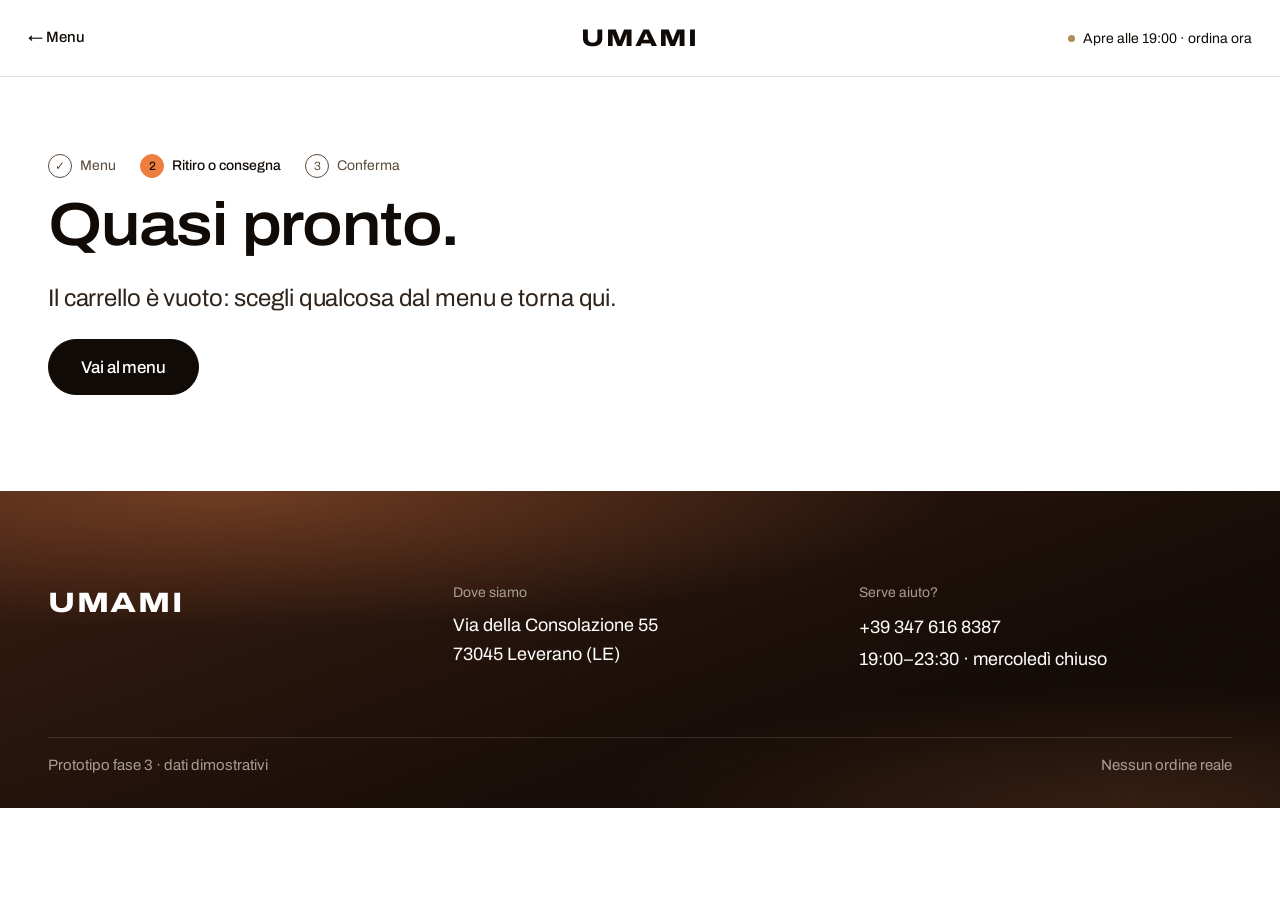
<file: prototipo/checkout/index.html>
<!doctype html>
<html lang="it" data-radice="../../">
<head>
<script>document.documentElement.classList.add("js")</script>
<meta charset="utf-8">
<meta name="viewport" content="width=device-width, initial-scale=1">
<title>Cassa · UMAMI Salento</title>
<meta name="description" content="Completa l'ordine: ritiro o consegna, orario, contatti. Pagamento al ritiro o alla consegna.">
<!-- PROTOTIPO fase 3: il modulo NON invia dati. Nessun ordine reale, nessun pagamento. -->
<meta name="robots" content="noindex, nofollow">
<link rel="preconnect" href="https://fonts.googleapis.com"><link rel="preconnect" href="https://fonts.gstatic.com" crossorigin><link rel="stylesheet" href="https://fonts.googleapis.com/css2?family=Archivo:wdth,wght@62..125,100..900&amp;display=swap">
<link rel="stylesheet" href="../../assets/css/tokens.css">
<link rel="stylesheet" href="../../assets/css/base.css">
<link rel="stylesheet" href="../../assets/css/components.css">
<link rel="stylesheet" href="../../assets/css/pagine.css">
<link rel="stylesheet" href="../../assets/css/v7.css">
<link rel="stylesheet" href="../../assets/css/interne.css">
<style>img.manca { display: none; } .u-barra { display: none; } .u-footer { padding-bottom: var(--s-6); }</style>
</head>
<body>
<a class="salta-contenuto" href="#contenuto">Salta al contenuto</a>

<!-- In cassa l'header si riduce: niente navigazione che porti fuori a metà ordine -->
<header class="u-header v7-header is-solida">
  <div class="v7-header__riga">
    <nav class="v7-header__nav" aria-label="Ritorno"><a class="v7-voce" href="../ordina/"><span class="v7-roll"><span data-t="← Menu">← Menu</span></span></a></nav>
    <a class="v7-marchio" href="../" aria-label="UMAMI Salento, home">UMAMI</a>
    <div class="v7-header__dx"><span class="u-stato" data-stato style="color:inherit">Tutti i giorni 19:00–23:30</span></div>
  </div>
</header>

<main id="contenuto" class="contenitore">
  <div class="c-testa">
    <ol class="u-passi" aria-label="Passaggi dell'ordine">
      <li class="is-fatto">Menu</li><li aria-current="step">Ritiro o consegna</li><li>Conferma</li>
    </ol>
    <h1>Quasi pronto.</h1>
  </div>

  <div id="vista-vuota" hidden>
    <div class="c-conferma" style="padding-top:0">
      <p class="t-lead">Il carrello è vuoto: scegli qualcosa dal menu e torna qui.</p>
      <div class="c-conferma__azioni"><a class="u-btn u-btn--l" href="../ordina/">Vai al menu</a></div>
    </div>
  </div>

  <div class="c-layout" id="vista-modulo">
    <!-- Corrispondenza con WooCommerce: i name dei campi sono quelli standard del checkout classico
         (billing_*, shipping_method, order_comments). Food Store aggiunge tipo di servizio e orario. -->
    <form class="c-modulo" id="modulo" novalidate>
      <div class="u-avviso u-avviso--errore c-errori" id="errori" role="alert" tabindex="-1" hidden><span class="u-avviso__ico" aria-hidden="true">!</span><div><strong>Controlla questi campi</strong><ul id="errori-lista"></ul></div></div>

      <fieldset class="c-blocco">
        <legend class="sr-only">Come vuoi ricevere l'ordine</legend>
        <div class="c-blocco__testa" aria-hidden="true"><span class="t-mono">01</span><h2>Come lo ricevi.</h2></div>
        <div class="u-scelte">
          <div class="u-scelta"><input type="radio" name="servizio" id="s-ritiro" value="ritiro" checked><label for="s-ritiro"><strong>Ritiro</strong><span>Via della Consolazione 55, Leverano</span></label></div>
          <div class="u-scelta"><input type="radio" name="servizio" id="s-consegna" value="consegna"><label for="s-consegna"><strong>Consegna</strong><span>A domicilio · costo in base alla zona</span></label></div>
        </div>
        <div class="c-blocco" id="indirizzo" hidden>
          <div class="u-campo" data-campo="via"><label for="f-via">Indirizzo e numero civico</label><input class="u-input" id="f-via" name="billing_address_1" autocomplete="address-line1" aria-describedby="e-via"><span class="u-campo__errore" id="e-via">Scrivi via e numero civico.</span></div>
          <div class="c-due c-due--cap">
            <div class="u-campo" data-campo="citta"><label for="f-citta">Città</label><input class="u-input" id="f-citta" name="billing_city" autocomplete="address-level2" aria-describedby="e-citta"><span class="u-campo__errore" id="e-citta">Scrivi la città.</span></div>
            <div class="u-campo" data-campo="cap"><label for="f-cap">CAP</label><input class="u-input" id="f-cap" name="billing_postcode" inputmode="numeric" autocomplete="postal-code" maxlength="5" aria-describedby="e-cap a-cap"><span class="u-campo__errore" id="e-cap">Il CAP ha 5 cifre.</span><span class="u-campo__aiuto" id="a-cap">Zone e costi di consegna arrivano da Flexible Shipping: qui non sono simulati.</span></div>
          </div>
        </div>
      </fieldset>

      <fieldset class="c-blocco">
        <legend class="sr-only">Orario</legend>
        <div class="c-blocco__testa" aria-hidden="true"><span class="t-mono">02</span><h2>Per che ora.</h2></div>
        <p class="c-fasce-giorno" id="fasce-giorno"></p>
        <div class="c-fasce c-fasce--ore" id="ore" role="radiogroup" aria-label="Ora"></div>
        <div class="c-fasce" id="fasce" role="radiogroup" aria-label="Quarto d'ora"></div>
        <p class="u-campo__aiuto">Fasce di 15 minuti negli orari di apertura, con 30 minuti di preparazione: valori di esempio, quelli veri vengono dalla configurazione di Food Store.</p>
      </fieldset>

      <fieldset class="c-blocco">
        <legend class="sr-only">I tuoi dati</legend>
        <div class="c-blocco__testa" aria-hidden="true"><span class="t-mono">03</span><h2>I tuoi dati.</h2></div>
        <div class="c-due">
          <div class="u-campo" data-campo="nome"><label for="f-nome">Nome</label><input class="u-input" id="f-nome" name="billing_first_name" autocomplete="given-name" aria-describedby="e-nome"><span class="u-campo__errore" id="e-nome">Scrivi il tuo nome.</span></div>
          <div class="u-campo" data-campo="cognome"><label for="f-cognome">Cognome</label><input class="u-input" id="f-cognome" name="billing_last_name" autocomplete="family-name" aria-describedby="e-cognome"><span class="u-campo__errore" id="e-cognome">Scrivi il tuo cognome.</span></div>
        </div>
        <div class="u-campo" data-campo="tel"><label for="f-tel">Telefono</label><input class="u-input" id="f-tel" name="billing_phone" type="tel" autocomplete="tel" aria-describedby="e-tel a-tel"><span class="u-campo__errore" id="e-tel">Il numero sembra incompleto: controlla le cifre.</span><span class="u-campo__aiuto" id="a-tel">Ti chiamiamo solo se serve per l'ordine.</span></div>
        <div class="u-campo" data-campo="email"><label for="f-email">Email</label><input class="u-input" id="f-email" name="billing_email" type="email" autocomplete="email" aria-describedby="e-email a-email"><span class="u-campo__errore" id="e-email">Controlla l'indirizzo email, ad esempio nome@dominio.it.</span><span class="u-campo__aiuto" id="a-email">Per la conferma dell'ordine. Con Checkout Field Editor si può rendere facoltativa.</span></div>
        <div class="u-campo"><label for="f-note">Note per la cucina <span class="u-facoltativo">(facoltativo)</span></label><textarea class="u-input" id="f-note" name="order_comments" placeholder="Es. citofono, intolleranze, bacchette"></textarea></div>
      </fieldset>

      <fieldset class="c-blocco">
        <legend class="sr-only">Pagamento</legend>
        <div class="c-blocco__testa" aria-hidden="true"><span class="t-mono">04</span><h2>Pagamento.</h2></div>
        <!-- Woo: unico metodo attivo oggi sul sito = cod (pagamento alla consegna) -->
        <div class="c-pagamento"><strong id="pag-t">Al ritiro</strong><span id="pag-d">Paghi in negozio quando ritiri l'ordine.</span></div>
      </fieldset>

      <div class="c-invia">
        <button class="u-btn u-btn--l u-btn--pieno" type="submit" id="invia"><span class="u-btn__testo">Conferma l'ordine · <span data-totale>€ 0,00</span></span></button>
        <p class="c-demo" style="text-align:center">Prototipo: la conferma non invia nulla e non crea ordini.</p>
      </div>
    </form>

    <aside class="u-riepilogo" aria-labelledby="riep-t">
      <h2 id="riep-t" class="t-l">Il tuo ordine.</h2>
      <div class="c-righe" id="righe"></div>
      <dl>
        <dt>Prodotti</dt><dd data-totale>€ 0,00</dd>
        <dt id="cons-t">Ritiro in negozio</dt><dd id="cons-v">gratis</dd>
        <dt class="u-totale">Totale</dt><dd class="u-totale" id="totale">€ 0,00</dd>
      </dl>
      <p class="t-meta" id="nota-totale">Pagamento al ritiro.</p>
    </aside>
  </div>

  <div id="vista-conferma" hidden>
    <div class="c-conferma" style="padding-top:0" tabindex="-1" id="conferma">
      <div class="u-avviso u-avviso--ok"><span class="u-avviso__ico" aria-hidden="true">✓</span><div><strong>Ordine di prova completato</strong>Nessun dato è stato inviato e nessun ordine è stato creato: è il prototipo.</div></div>
      <h2>Grazie, <em id="conf-nome"></em></h2>
      <p class="t-lead" id="conf-testo"></p>
      <p class="t-meta">Nel sito vero qui arrivano il numero d'ordine di WooCommerce e l'email di conferma.</p>
      <div class="c-conferma__azioni"><a class="u-btn u-btn--l" href="../ordina/">Torna al menu</a><a class="u-btn u-btn--l u-btn--secondario" href="../">Home</a></div>
    </div>
  </div>
</main>

<footer class="u-footer tema-inchiostro u-grana">
  <div class="contenitore">
    <div class="u-footer__griglia">
      <div><a class="u-logo" href="../" aria-label="UMAMI Salento, home"><span class="u-logo__nome">UMAMI</span><span class="u-logo__luogo">SALENTO</span></a></div>
      <div><h2>Dove siamo</h2><ul><li>Via della Consolazione 55</li><li>73045 Leverano (LE)</li></ul></div>
      <div><h2>Serve aiuto?</h2><ul><li><a href="tel:+393476168387">+39 347 616 8387</a></li><li>19:00–23:30 · mercoledì chiuso</li></ul></div>
    </div>
    <div class="u-footer__base"><span>Prototipo fase 3 · dati dimostrativi</span><span>Nessun ordine reale</span></div>
  </div>
</footer>

<script src="../../data/catalogo.js"></script>
<script src="../../assets/js/umami.js"></script>
<script>
(function () {
  var U = window.UMAMI, $ = function (id) { return document.getElementById(id); };
  var modulo = $("modulo");

  function servizio() { return modulo.querySelector('input[name="servizio"]:checked').value; }

  /* riepilogo, ridisegnato a ogni cambio del carrello */
  function riepilogo() {
    var rr = U.righe(), cons = servizio() === "consegna";
    $("vista-vuota").hidden = rr.length > 0 || !$("vista-conferma").hidden;
    $("vista-modulo").hidden = !rr.length || !$("vista-conferma").hidden;
    $("righe").innerHTML = rr.map(function (r) {
      return '<div class="u-riga-carrello"><div class="u-riga-carrello__img" aria-hidden="true">' + (r.x.foto ? '<img src="' + U.IMG + r.x.foto + '" alt="" onerror="this.remove()">' : U.esc(r.x.nome.charAt(0))) + "</div>" +
        '<div><div class="u-riga-carrello__nome">' + U.esc(r.x.nome) + '</div><div class="u-riga-carrello__nota">' + r.q + " × " + U.eur(r.x.p) + "</div></div>" +
        '<span class="u-prezzo">' + U.eur(r.x.p * r.q) + "</span></div>";
    }).join("") + '<p style="padding-top:var(--s-3)"><button class="u-btn u-btn--s u-btn--testo js-apri-carrello" type="button">Modifica quantità</button></p>';
    $("cons-t").textContent = cons ? "Consegna" : "Ritiro in negozio";
    $("cons-v").textContent = cons ? "da calcolare" : "gratis";
    $("totale").textContent = U.eur(U.totale()) + (cons ? " + consegna" : "");
    $("nota-totale").textContent = cons ? "Il costo di consegna si aggiunge in base al CAP. Pagamento alla consegna." : "Pagamento al ritiro.";
    $("pag-t").textContent = cons ? "Alla consegna" : "Al ritiro";
    $("pag-d").textContent = cons ? "Paghi al corriere quando ricevi l'ordine." : "Paghi in negozio quando ritiri l'ordine.";
  }
  document.addEventListener("umami:carrello", riepilogo);

  /* ritiro / consegna */
  modulo.addEventListener("change", function (e) {
    if (e.target.name === "servizio") { $("indirizzo").hidden = servizio() !== "consegna"; riepilogo(); }
    var c = e.target.closest("[data-campo]"); if (c && c.classList.contains("is-errore")) valida(true);
  });

  /* fasce orarie */
  var f = U.fasce();
  $("fasce-giorno").textContent = f.fasce.length ? f.giorno + " · scegli una fascia" : "Nessuna fascia disponibile";
  /* prima l'ora (19, 20, 21…), poi i quarti d'ora di quell'ora: 5 + 4 pulsanti invece di 18 */
  var perOra = {};
  f.fasce.forEach(function (t) { var h = t.slice(0, 2); (perOra[h] = perOra[h] || []).push(t); });
  var ore = Object.keys(perOra);
  $("ore").innerHTML = ore.map(function (h, i) {
    return '<div class="c-fascia"><input type="radio" name="ora" id="ora-' + h + '" value="' + h + '"' + (i === 0 ? " checked" : "") + '><label for="ora-' + h + '">Ore ' + h + "</label></div>";
  }).join("");
  function quarti(h) {
    $("fasce").innerHTML = (perOra[h] || []).map(function (t, i) {
      return '<div class="c-fascia"><input type="radio" name="fascia" id="fa-' + i + '" value="' + t + '"' + (i === 0 ? " checked" : "") + '><label for="fa-' + i + '">' + t + "</label></div>";
    }).join("");
  }
  if (ore.length) quarti(ore[0]);
  $("ore").addEventListener("change", function (e) { if (e.target.name === "ora") quarti(e.target.value); });

  /* validazione: al primo invio mostra tutto, poi aggiorna mentre si corregge */
  var regole = {
    nome: function () { return $("f-nome").value.trim().length > 0; },
    cognome: function () { return $("f-cognome").value.trim().length > 0; },
    tel: function () { return $("f-tel").value.replace(/\D/g, "").length >= 9; },
    email: function () { return /^[^\s@]+@[^\s@]+\.[^\s@]{2,}$/.test($("f-email").value.trim()); },
    via: function () { return servizio() !== "consegna" || $("f-via").value.trim().length > 3; },
    citta: function () { return servizio() !== "consegna" || $("f-citta").value.trim().length > 1; },
    cap: function () { return servizio() !== "consegna" || /^\d{5}$/.test($("f-cap").value.trim()); }
  };
  var tentato = false;
  function valida(silenzioso) {
    var sbagliati = [];
    Object.keys(regole).forEach(function (k) {
      var box = modulo.querySelector('[data-campo="' + k + '"]'), inp = box.querySelector("input"), ok = regole[k]();
      box.classList.toggle("is-errore", !ok);
      if (ok) inp.removeAttribute("aria-invalid"); else { inp.setAttribute("aria-invalid", "true"); sbagliati.push({ id: inp.id, label: box.querySelector("label").textContent, msg: box.querySelector(".u-campo__errore").textContent }); }
    });
    $("errori-lista").innerHTML = sbagliati.map(function (s) { return '<li><a href="#' + s.id + '">' + s.label + "</a>: " + s.msg + "</li>"; }).join("");
    $("errori").hidden = !sbagliati.length;
    if (!silenzioso && sbagliati.length) $("errori").focus();
    return !sbagliati.length;
  }
  modulo.addEventListener("input", function () { if (tentato) valida(true); });
  $("errori").addEventListener("click", function (e) { var a = e.target.closest("a"); if (a) { e.preventDefault(); var t = $(a.getAttribute("href").slice(1)); t.focus(); t.scrollIntoView({ block: "center" }); } });

  /* invio simulato: nessuna richiesta di rete */
  modulo.addEventListener("submit", function (e) {
    e.preventDefault(); tentato = true;
    if (!valida(false)) return;
    var b = $("invia"); b.classList.add("is-loading"); b.setAttribute("aria-busy", "true");
    setTimeout(function () {
      var cons = servizio() === "consegna", fa = modulo.querySelector('input[name="fascia"]:checked');
      $("conf-nome").textContent = $("f-nome").value.trim();
      $("conf-testo").textContent = (cons ? "Consegna in " + $("f-via").value.trim() + ", " + $("f-citta").value.trim() : "Ritiro in Via della Consolazione 55, Leverano") +
        (fa ? " · " + f.giorno.toLowerCase() + " " + fa.value : "") + " · " + U.eur(U.totale()) + (cons ? " più la consegna" : "") + ", da pagare " + (cons ? "alla consegna." : "al ritiro.");
      $("vista-conferma").hidden = false; $("vista-modulo").hidden = true;
      document.querySelector(".u-passi li[aria-current]").classList.add("is-fatto");
      document.querySelector(".u-passi li[aria-current]").removeAttribute("aria-current");
      document.querySelector(".u-passi li:last-child").setAttribute("aria-current", "step");
      U.svuota();
      $("conferma").focus(); scrollTo(0, 0);
    }, 700);
  });

  riepilogo();
})();
</script>
</body>
</html>
</file>
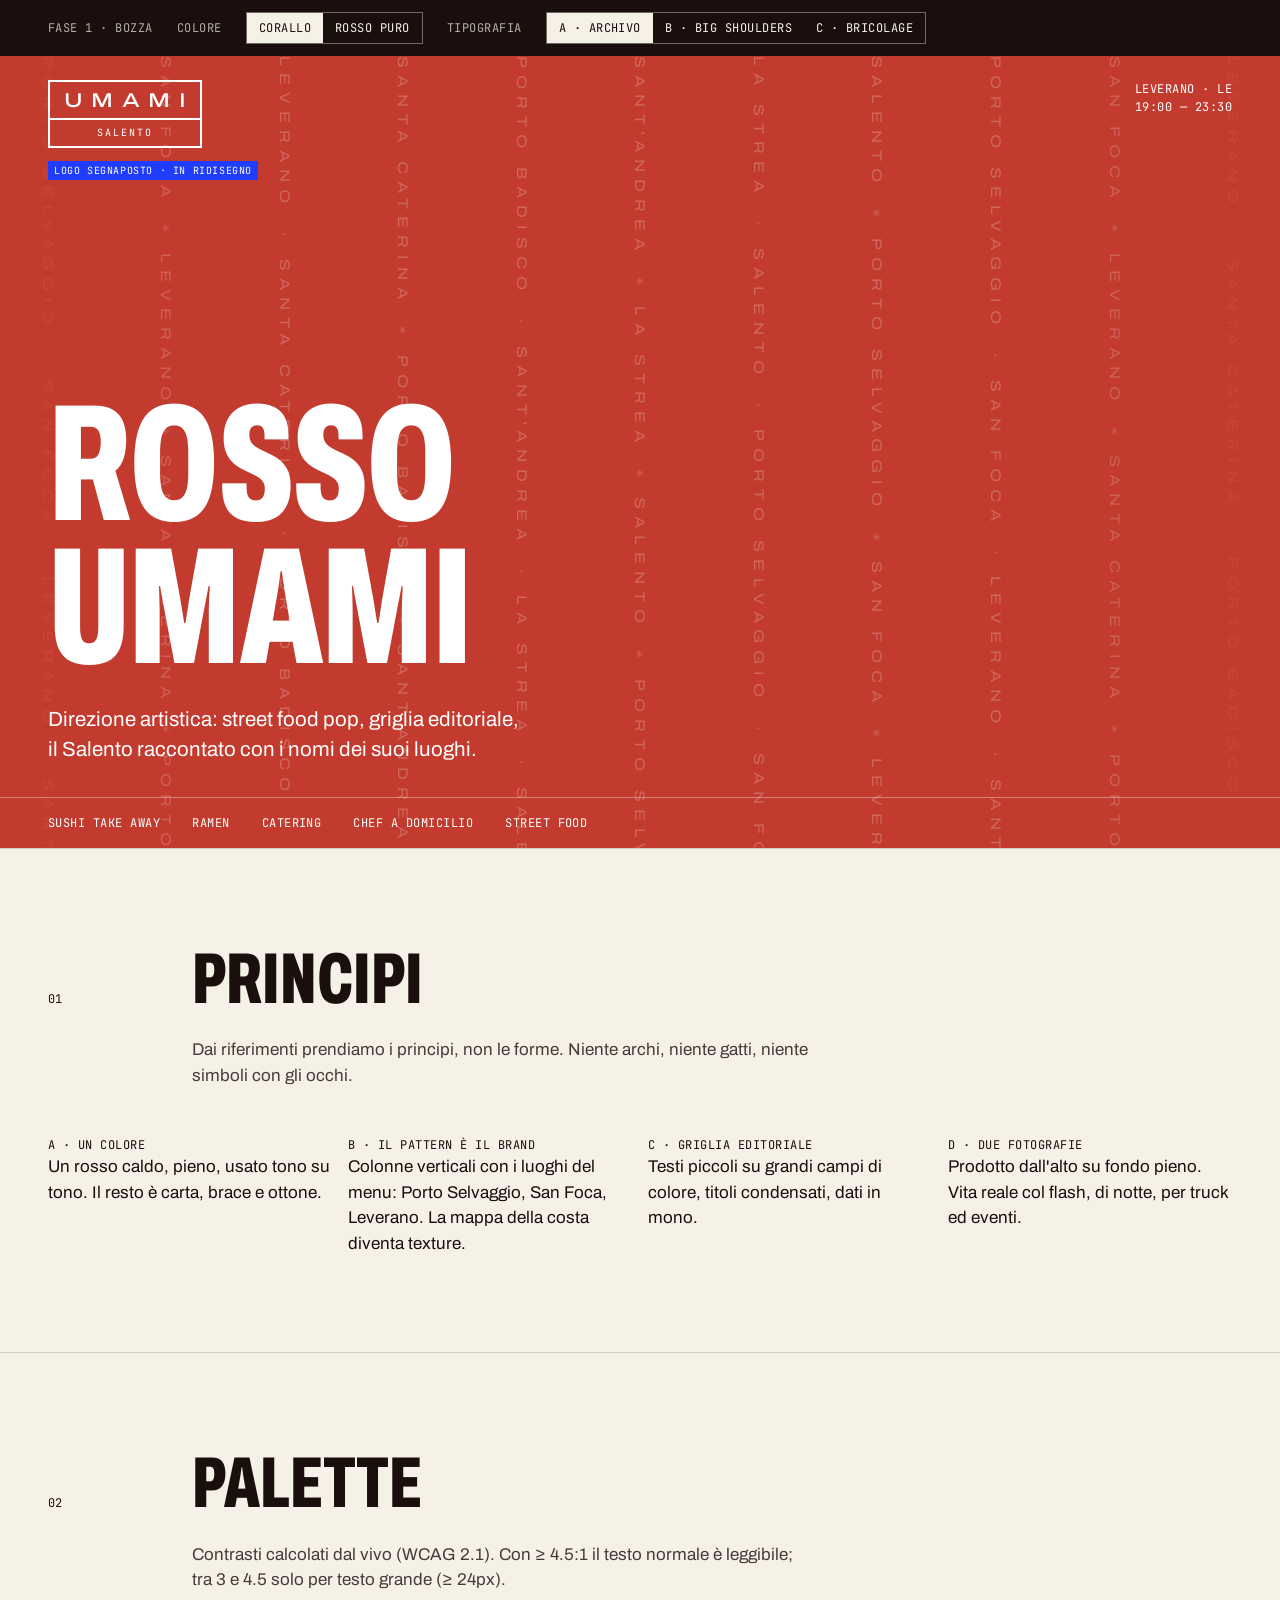
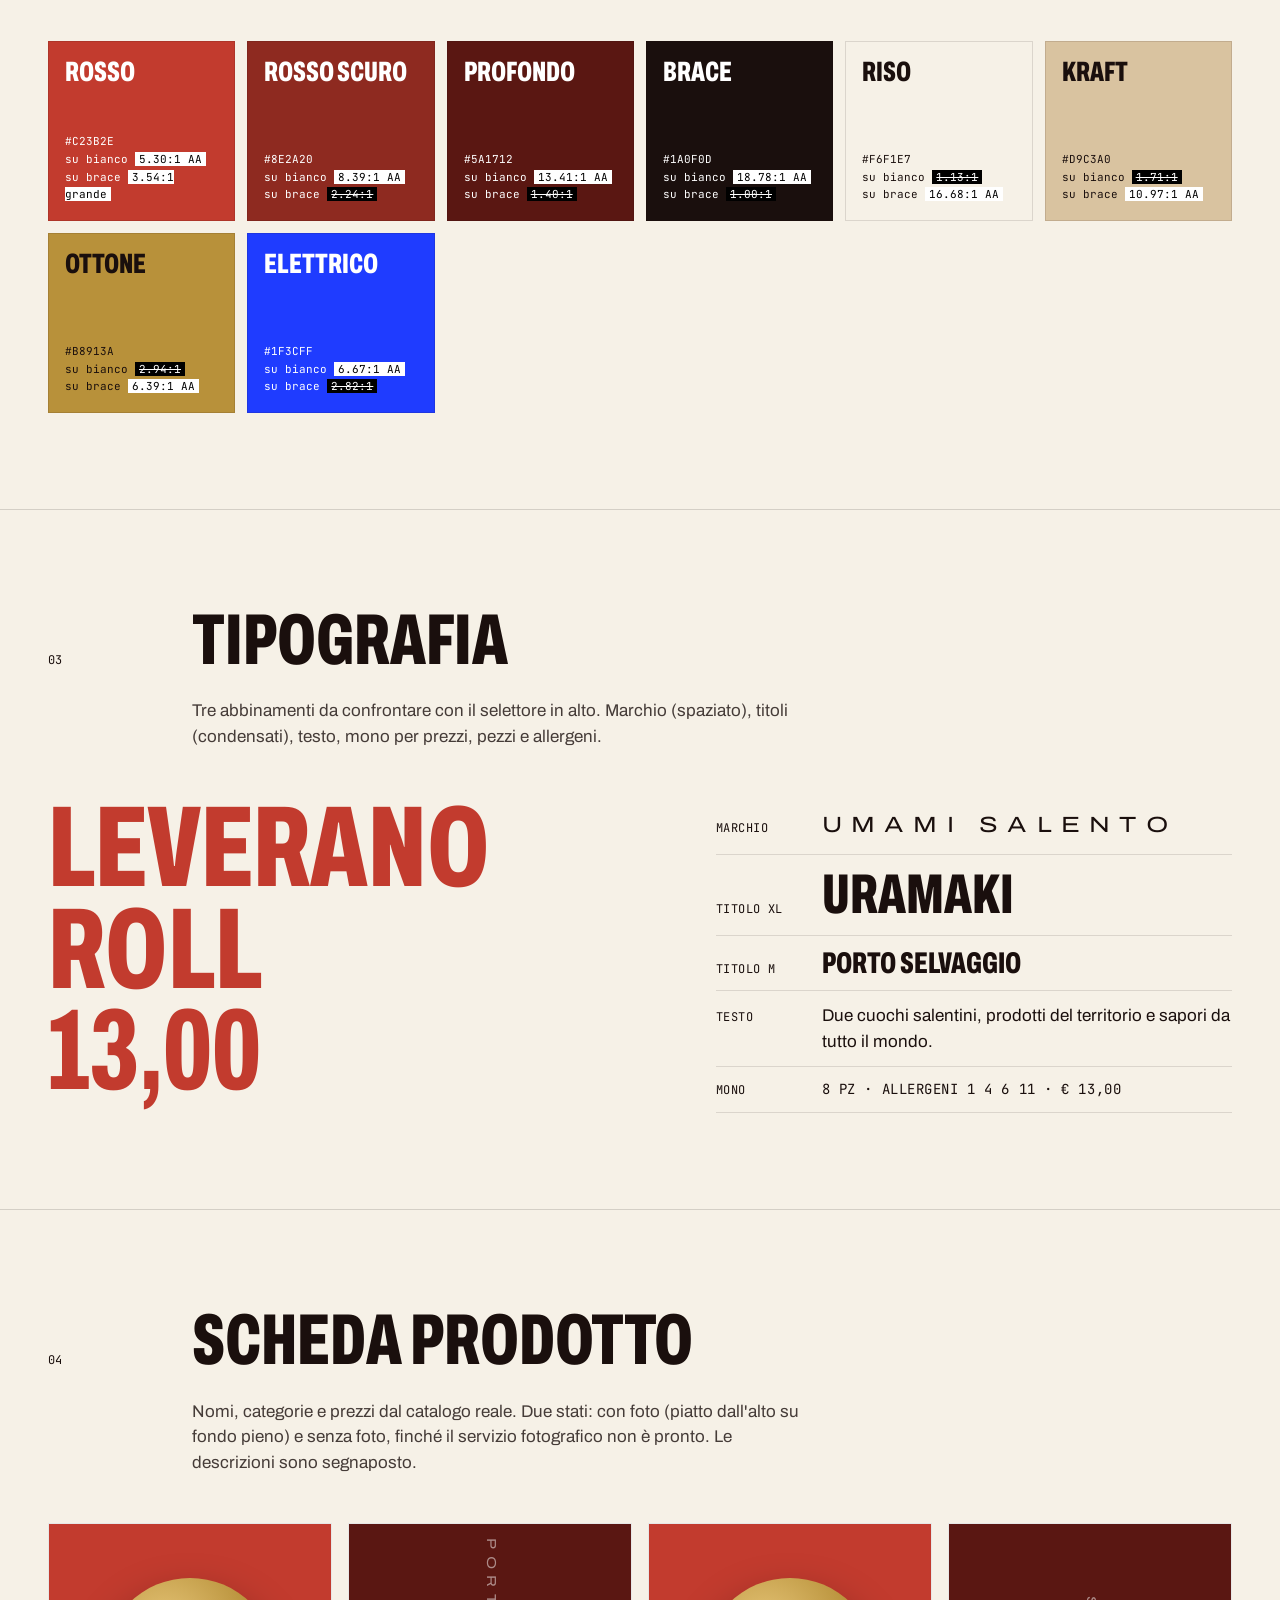
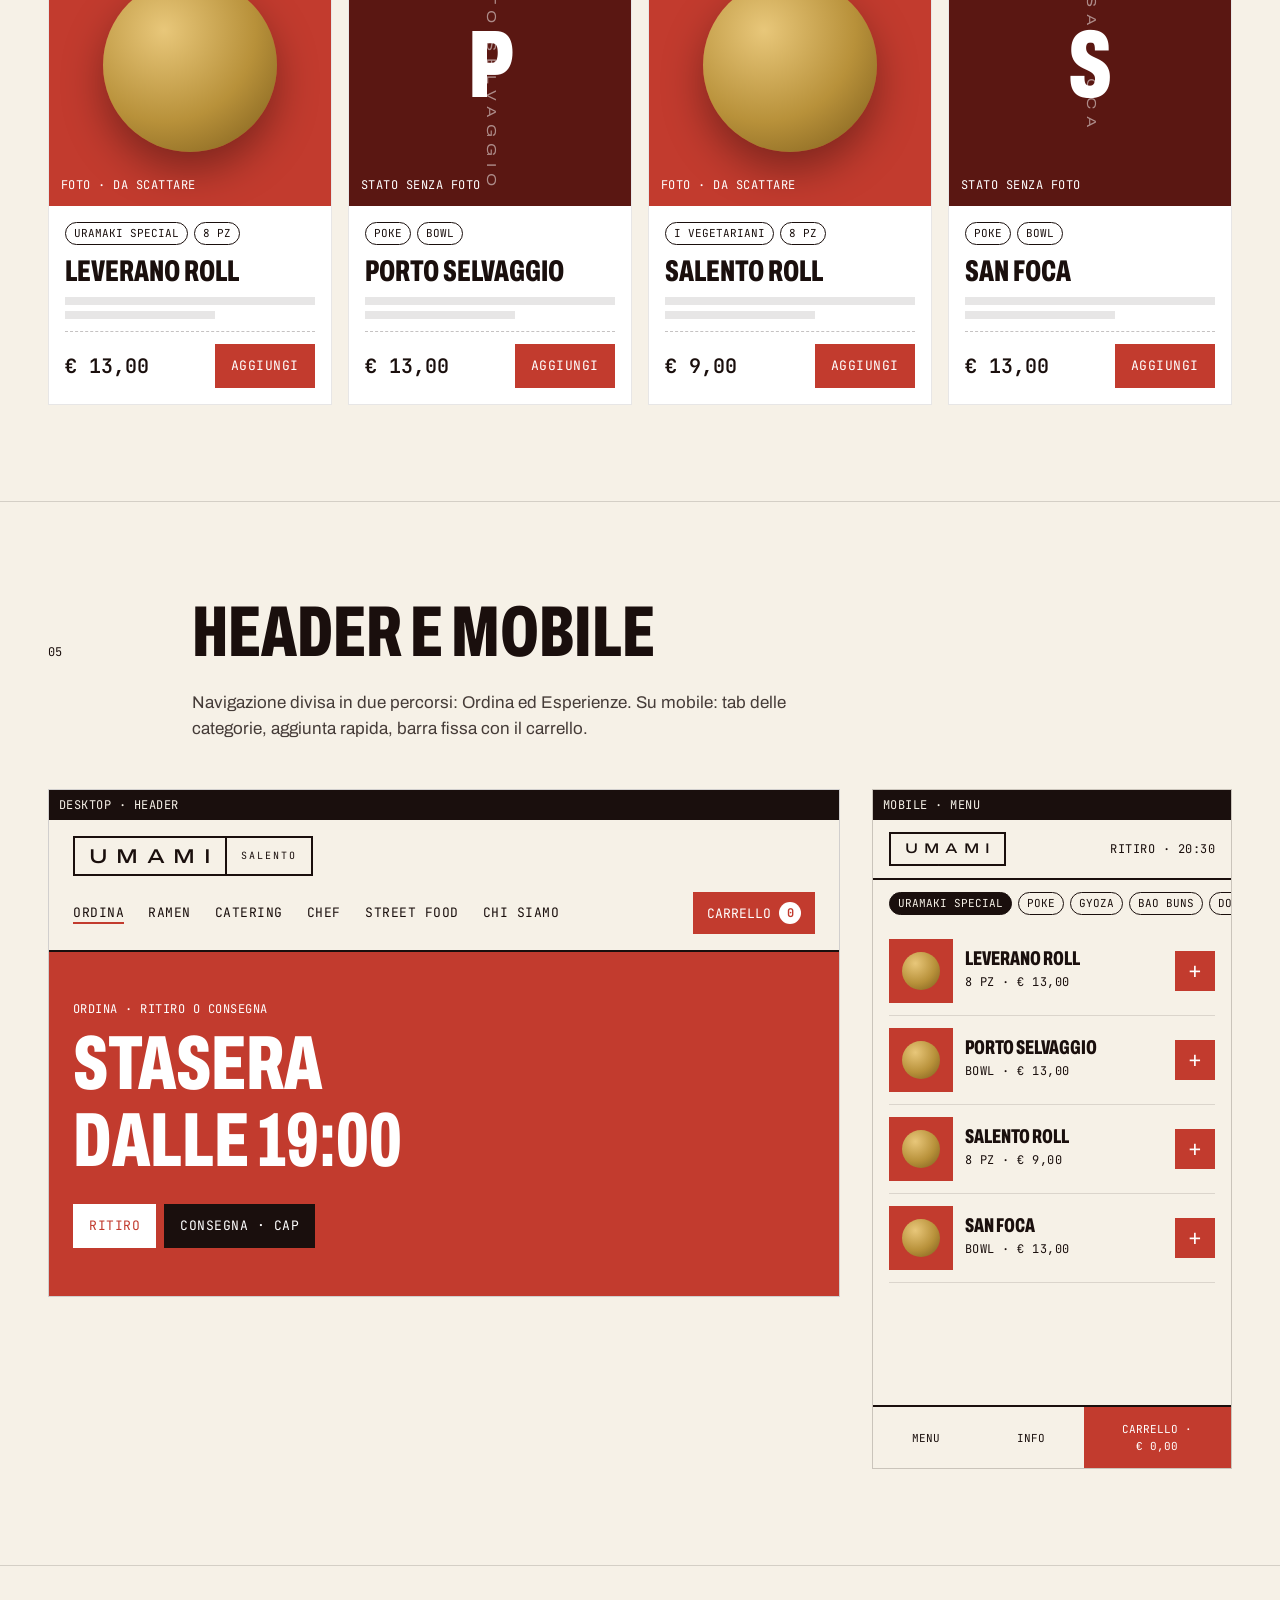
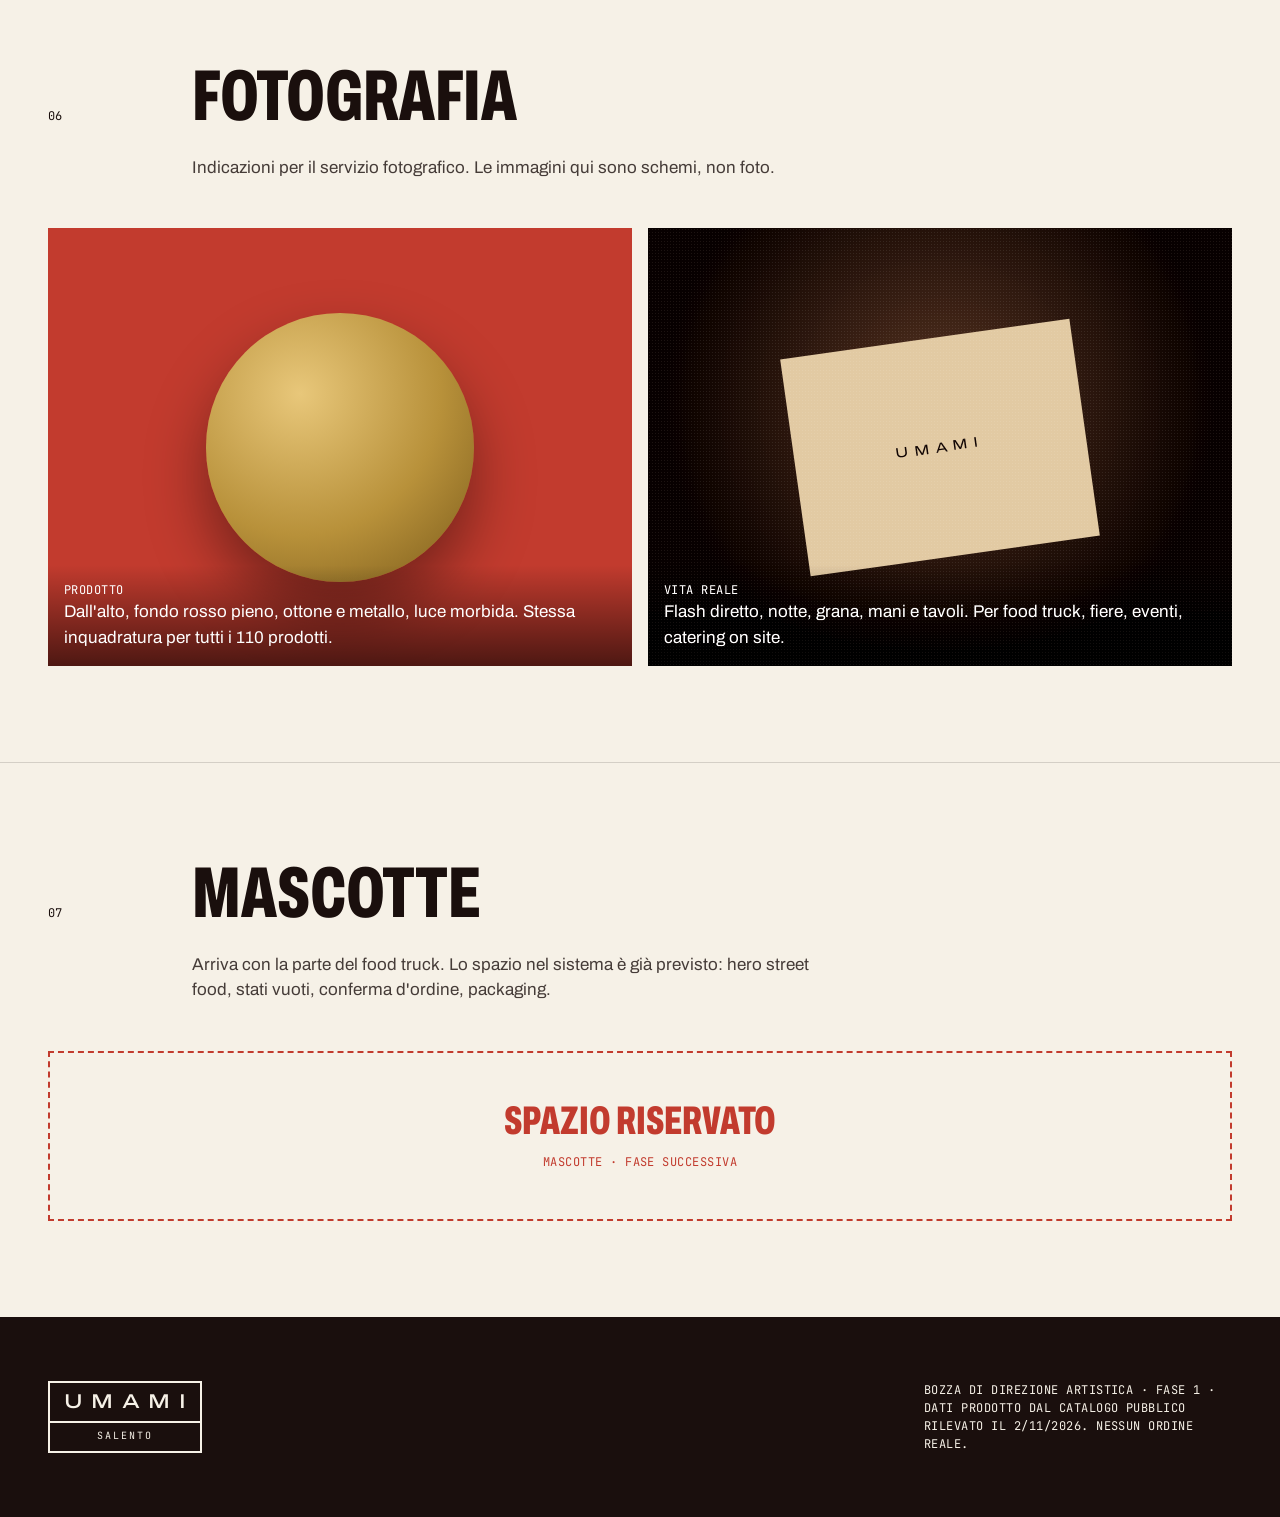
<file: prototipo/moodboard/index.html>
<!doctype html>
<html lang="it">
<head>
<meta charset="utf-8">
<meta name="viewport" content="width=device-width, initial-scale=1">
<title>Rosso Umami — Moodboard</title>
<meta name="description" content="Fase 1 · Direzione artistica UMAMI Salento: palette, tipografia, pattern dei toponimi, prime prove di interfaccia.">
<link rel="preconnect" href="https://fonts.googleapis.com">
<link rel="preconnect" href="https://fonts.gstatic.com" crossorigin>
<link href="https://fonts.googleapis.com/css2?family=Archivo:wdth,wght@62..125,300..900&family=Big+Shoulders+Display:wght@500;800&family=Bricolage+Grotesque:opsz,wdth,wght@12..96,75..100,300..800&family=IBM+Plex+Mono:wght@400;500&family=JetBrains+Mono:wght@400;600&family=Outfit:wght@300;500&family=Space+Mono:wght@400;700&display=swap" rel="stylesheet">
<style>
/* =========================================================
   TOKEN — Rosso Umami (bozza fase 1)
   ========================================================= */
:root{
  --rosso:#C23B2E;          /* corallo: 5.30:1 con bianco */
  --rosso-scuro:#8E2A20;
  --rosso-profondo:#5A1712;
  --brace:#1A0F0D;          /* nero caldo */
  --riso:#F6F1E7;           /* bianco caldo */
  --kraft:#D9C3A0;
  --ottone:#B8913A;
  --elettrico:#1F3CFF;      /* unico contrasto, uso raro */
  --bianco:#FFFFFF;

  --f-marchio:"Archivo",sans-serif;  --w-marchio:125; --t-marchio:.42em;
  --f-titolo:"Archivo",sans-serif;   --w-titolo:62;   --wt-titolo:800;
  --f-testo:"Archivo",sans-serif;    --w-testo:100;
  --f-mono:"JetBrains Mono",monospace;

  --s1:4px;--s2:8px;--s3:12px;--s4:16px;--s5:24px;--s6:32px;--s7:48px;--s8:64px;--s9:96px;
  --r:2px;
  --gutter:clamp(16px,4vw,48px);
}
:root[data-colore="rosso"]{--rosso:#D21F1A;--rosso-scuro:#9A1612;--rosso-profondo:#5E0E0B;}
body.tipo-b{--f-marchio:"Outfit",sans-serif;--w-marchio:100;--t-marchio:.5em;--f-titolo:"Big Shoulders Display",sans-serif;--w-titolo:100;--wt-titolo:800;--f-testo:"Outfit",sans-serif;--f-mono:"Space Mono",monospace;}
body.tipo-c{--f-marchio:"Bricolage Grotesque",sans-serif;--w-marchio:100;--t-marchio:.38em;--f-titolo:"Bricolage Grotesque",sans-serif;--w-titolo:75;--wt-titolo:800;--f-testo:"Bricolage Grotesque",sans-serif;--f-mono:"IBM Plex Mono",monospace;}

*{box-sizing:border-box;margin:0;padding:0}
html{-webkit-text-size-adjust:100%}
body{background:var(--riso);color:var(--brace);font-family:var(--f-testo);font-stretch:calc(var(--w-testo)*1%);font-size:17px;line-height:1.5;overflow-x:hidden}
img{max-width:100%;display:block}
a{color:inherit}
:focus-visible{outline:3px solid var(--elettrico);outline-offset:3px}

.mono{font-family:var(--f-mono);font-size:12px;letter-spacing:.04em;text-transform:uppercase}
.wrap{padding:0 var(--gutter);max-width:1400px;margin:0 auto}
.sez{padding-top:var(--s9);padding-bottom:var(--s9);border-top:1px solid color-mix(in srgb,var(--brace) 15%,transparent)}
.sez-head{display:grid;grid-template-columns:120px 1fr;gap:var(--s5);margin-bottom:var(--s7);align-items:baseline}
.sez-head h2{font-family:var(--f-titolo);font-stretch:calc(var(--w-titolo)*1%);font-weight:var(--wt-titolo);font-size:clamp(36px,6vw,72px);line-height:.95;text-transform:uppercase}
.sez-head p{grid-column:2;max-width:62ch;opacity:.8}
@media(max-width:640px){.sez-head{grid-template-columns:1fr}.sez-head p{grid-column:1}}

/* ---------- barra strumenti ---------- */
.tools{position:sticky;top:0;z-index:20;background:var(--brace);color:var(--riso);display:flex;flex-wrap:wrap;gap:var(--s3) var(--s5);align-items:center;padding:var(--s3) var(--gutter)}
.tools .mono{opacity:.7}
.seg{display:inline-flex;border:1px solid color-mix(in srgb,var(--riso) 40%,transparent)}
.seg button{all:unset;cursor:pointer;font-family:var(--f-mono);font-size:12px;text-transform:uppercase;padding:6px 12px;letter-spacing:.04em}
.seg button[aria-pressed="true"]{background:var(--riso);color:var(--brace)}

/* ---------- logo segnaposto ---------- */
.logo{display:inline-grid;border:2px solid currentColor;text-align:center;line-height:1}
.logo span{padding:8px 14px;border-bottom:2px solid currentColor}
.logo span:last-child{border-bottom:0}
.logo .nome{font-family:var(--f-marchio);font-stretch:calc(var(--w-marchio)*1%);font-weight:500;letter-spacing:var(--t-marchio);padding-right:calc(14px - var(--t-marchio));font-size:20px}
.logo .sotto{font-family:var(--f-mono);font-size:10px;letter-spacing:.2em}
.logo-h{grid-auto-flow:column}
.logo-h span{border-bottom:0;border-right:2px solid currentColor;display:flex;align-items:center}
.logo-h span:last-child{border-right:0}
.segnaposto{font-family:var(--f-mono);font-size:10px;text-transform:uppercase;letter-spacing:.06em;background:var(--elettrico);color:#fff;padding:2px 6px;display:inline-block}

/* ---------- hero ---------- */
.hero{background:var(--rosso);color:var(--bianco);position:relative;min-height:88vh;display:grid;grid-template-rows:auto 1fr auto;overflow:hidden}
.hero-top{display:flex;justify-content:space-between;align-items:flex-start;padding:var(--s5) var(--gutter);position:relative;z-index:2;gap:var(--s4)}
.hero-titolo{position:relative;z-index:2;align-self:end;padding:0 var(--gutter) var(--s6)}
.hero-titolo h1{font-family:var(--f-titolo);font-stretch:calc(var(--w-titolo)*1%);font-weight:var(--wt-titolo);font-size:clamp(56px,13vw,200px);line-height:.86;text-transform:uppercase;letter-spacing:-.01em}
.hero-titolo p{max-width:40ch;margin-top:var(--s5);font-size:clamp(17px,1.6vw,21px)}
.hero-base{position:relative;z-index:2;display:flex;flex-wrap:wrap;gap:var(--s3) var(--s6);padding:var(--s4) var(--gutter);border-top:1px solid color-mix(in srgb,#fff 35%,transparent)}

/* ---------- pattern toponimi ---------- */
.pattern{position:absolute;inset:0;display:flex;justify-content:space-around;gap:var(--s5);opacity:.22;pointer-events:none;overflow:hidden;mask-image:linear-gradient(90deg,transparent,#000 15%,#000 85%,transparent)}
.col{display:flex;flex-direction:column;align-items:center;gap:var(--s4);animation:scorri 60s linear infinite}
.col:nth-child(even){animation-direction:reverse;animation-duration:75s}
.col span{writing-mode:vertical-rl;font-family:var(--f-marchio);font-stretch:calc(var(--w-marchio)*1%);font-size:14px;letter-spacing:.5em;text-transform:uppercase;white-space:nowrap}
.col i{font-style:normal;font-family:var(--f-mono);font-size:11px}
@keyframes scorri{from{transform:translateY(0)}to{transform:translateY(-50%)}}
@media(prefers-reduced-motion:reduce){.col{animation:none}}
@media(max-width:640px){.pattern{opacity:.12}}

/* ---------- palette ---------- */
.palette{display:grid;grid-template-columns:repeat(auto-fill,minmax(180px,1fr));gap:var(--s3)}
.sw{min-height:180px;padding:var(--s4);display:flex;flex-direction:column;justify-content:space-between;border:1px solid color-mix(in srgb,var(--brace) 12%,transparent)}
.sw b{font-family:var(--f-titolo);font-stretch:calc(var(--w-titolo)*1%);font-weight:var(--wt-titolo);font-size:28px;text-transform:uppercase;line-height:1}
.sw .cr{font-family:var(--f-mono);font-size:11px;line-height:1.6}
.ok{background:#fff;color:#000;padding:0 4px}
.no{background:#000;color:#fff;padding:0 4px;text-decoration:line-through}

/* ---------- tipografia ---------- */
.specimen{display:grid;grid-template-columns:1.2fr 1fr;gap:var(--s7)}
@media(max-width:900px){.specimen{grid-template-columns:1fr}}
.spec-big{font-family:var(--f-titolo);font-stretch:calc(var(--w-titolo)*1%);font-weight:var(--wt-titolo);font-size:clamp(48px,9vw,128px);line-height:.88;text-transform:uppercase;color:var(--rosso)}
.spec-scala div{display:grid;grid-template-columns:90px 1fr;align-items:baseline;gap:var(--s4);padding:var(--s3) 0;border-bottom:1px solid color-mix(in srgb,var(--brace) 12%,transparent)}
.t-marchio{font-family:var(--f-marchio);font-stretch:calc(var(--w-marchio)*1%);letter-spacing:var(--t-marchio);text-transform:uppercase}
.t-titolo{font-family:var(--f-titolo);font-stretch:calc(var(--w-titolo)*1%);font-weight:var(--wt-titolo);text-transform:uppercase;line-height:1}

/* ---------- menu / prodotto ---------- */
.menu-grid{display:grid;grid-template-columns:repeat(auto-fill,minmax(260px,1fr));gap:var(--s4)}
.card{background:var(--bianco);display:flex;flex-direction:column;border:1px solid color-mix(in srgb,var(--brace) 10%,transparent)}
.card-img{aspect-ratio:1;background:var(--rosso);color:#fff;position:relative;overflow:hidden;display:grid;place-items:center}
.card-img .piatto{width:62%;aspect-ratio:1;border-radius:50%;background:radial-gradient(circle at 35% 30%,#E8C77A,var(--ottone) 55%,#7A5A1A);box-shadow:0 18px 40px rgba(0,0,0,.35)}
.card-img .nota{position:absolute;left:var(--s3);bottom:var(--s3)}
.card-img.senza-foto{background:var(--rosso-profondo)}
.card-img.senza-foto .luogo{writing-mode:vertical-rl;font-family:var(--f-marchio);font-stretch:calc(var(--w-marchio)*1%);letter-spacing:.5em;text-transform:uppercase;font-size:13px;position:absolute;opacity:.5}
.card-img.senza-foto .iniz{font-family:var(--f-titolo);font-stretch:calc(var(--w-titolo)*1%);font-weight:var(--wt-titolo);font-size:96px;line-height:1}
.card-body{padding:var(--s4);display:flex;flex-direction:column;gap:var(--s3);flex:1}
.card-body h3{font-family:var(--f-titolo);font-stretch:calc(var(--w-titolo)*1%);font-weight:var(--wt-titolo);font-size:30px;text-transform:uppercase;line-height:.95}
.meta{display:flex;flex-wrap:wrap;gap:6px}
.tag{font-family:var(--f-mono);font-size:11px;border:1px solid currentColor;border-radius:999px;padding:2px 8px;text-transform:uppercase}
.desc{display:grid;gap:6px}.desc i{display:block;height:8px;background:color-mix(in srgb,var(--brace) 10%,transparent)}.desc i:last-child{width:60%}
.card-foot{display:flex;justify-content:space-between;align-items:center;margin-top:auto;padding-top:var(--s3);border-top:1px dashed color-mix(in srgb,var(--brace) 25%,transparent)}
.prezzo{font-family:var(--f-mono);font-size:20px;font-weight:600}
.btn{all:unset;cursor:pointer;background:var(--rosso);color:#fff;font-family:var(--f-mono);font-size:13px;text-transform:uppercase;letter-spacing:.04em;padding:12px 16px;min-height:20px;transition:background .15s, transform .15s}
.btn:hover{background:var(--rosso-scuro)}
.btn:active{transform:translateY(1px)}
.btn.aggiunto{background:var(--brace)}

/* ---------- header prove ---------- */
.prove{display:grid;grid-template-columns:1fr 360px;gap:var(--s6);align-items:start}
@media(max-width:1000px){.prove{grid-template-columns:1fr}}
.frame{border:1px solid color-mix(in srgb,var(--brace) 20%,transparent);background:var(--bianco);overflow:hidden}
.frame-lab{padding:6px 10px;background:var(--brace);color:var(--riso)}
.hd{display:flex;align-items:center;justify-content:space-between;gap:var(--s4);padding:var(--s4) var(--s5);background:var(--riso);border-bottom:2px solid var(--brace);flex-wrap:wrap}
.hd nav{display:flex;gap:var(--s5);flex-wrap:wrap}
.hd nav a{text-decoration:none;font-family:var(--f-mono);font-size:13px;text-transform:uppercase;letter-spacing:.04em}
.hd nav a.attivo{border-bottom:2px solid var(--rosso)}
.carrello{display:inline-flex;align-items:center;gap:8px;background:var(--rosso);color:#fff;padding:10px 14px;font-family:var(--f-mono);font-size:13px;text-transform:uppercase;text-decoration:none}
.carrello b{background:#fff;color:var(--rosso);border-radius:999px;min-width:22px;height:22px;display:grid;place-items:center;font-size:12px}
.mob{width:100%;max-width:360px;aspect-ratio:9/17;display:flex;flex-direction:column;background:var(--riso)}
.mob-hd{display:flex;justify-content:space-between;align-items:center;padding:12px 16px;border-bottom:2px solid var(--brace)}
.mob-tabs{display:flex;gap:6px;overflow-x:auto;padding:12px 16px;scrollbar-width:none}
.mob-tabs .tag{white-space:nowrap}
.mob-tabs .tag.on{background:var(--brace);color:var(--riso);border-color:var(--brace)}
.mob-list{flex:1;overflow:auto;padding:0 16px}
.riga{display:grid;grid-template-columns:64px 1fr auto;gap:12px;align-items:center;padding:12px 0;border-bottom:1px solid color-mix(in srgb,var(--brace) 12%,transparent)}
.riga .th{aspect-ratio:1;background:var(--rosso);display:grid;place-items:center}
.riga .th i{width:60%;aspect-ratio:1;border-radius:50%;background:radial-gradient(circle at 35% 30%,#E8C77A,var(--ottone) 55%,#7A5A1A)}
.riga h4{font-family:var(--f-titolo);font-stretch:calc(var(--w-titolo)*1%);font-weight:var(--wt-titolo);font-size:20px;text-transform:uppercase;line-height:1}
.piu{all:unset;cursor:pointer;width:40px;height:40px;display:grid;place-items:center;background:var(--rosso);color:#fff;font-size:22px}
.mob-bar{display:grid;grid-template-columns:1fr 1fr 1.4fr;border-top:2px solid var(--brace);background:var(--riso)}
.mob-bar a{display:grid;place-items:center;padding:14px 4px;text-decoration:none;font-family:var(--f-mono);font-size:11px;text-transform:uppercase}
.mob-bar a.cta{background:var(--rosso);color:#fff}

/* ---------- foto ---------- */
.foto{display:grid;grid-template-columns:1fr 1fr;gap:var(--s4)}
@media(max-width:800px){.foto{grid-template-columns:1fr}}
.foto figure{aspect-ratio:4/3;position:relative;display:grid;place-items:center;overflow:hidden}
.foto figcaption{position:absolute;left:0;right:0;bottom:0;padding:var(--s4);color:#fff;background:linear-gradient(transparent,rgba(0,0,0,.6))}
.f-prod{background:var(--rosso)}
.f-prod .piatto{width:46%;aspect-ratio:1;border-radius:50%;background:radial-gradient(circle at 35% 30%,#E8C77A,var(--ottone) 55%,#7A5A1A);box-shadow:0 30px 60px rgba(0,0,0,.4)}
.f-notte{background:radial-gradient(circle at 50% 40%,#5a3a2a,#120a08 70%);filter:contrast(1.1)}
.f-notte::after{content:"";position:absolute;inset:0;background-image:radial-gradient(rgba(255,255,255,.08) 1px,transparent 1px);background-size:3px 3px;mix-blend-mode:screen}
.f-notte .kraft{width:50%;aspect-ratio:4/3;background:var(--kraft);transform:rotate(-8deg);display:grid;place-items:center;color:var(--brace)}

.slot{border:2px dashed var(--rosso);padding:var(--s7);display:grid;gap:var(--s3);text-align:center;place-items:center;color:var(--rosso)}

footer{background:var(--brace);color:var(--riso);padding:var(--s8) 0}
footer .wrap{display:flex;flex-wrap:wrap;justify-content:space-between;gap:var(--s6)}
</style>
</head>
<body>

<div class="tools" role="toolbar" aria-label="Opzioni della moodboard">
  <span class="mono">Fase 1 · Bozza</span>
  <span class="mono">Colore</span>
  <div class="seg" data-gruppo="colore">
    <button type="button" data-v="corallo" aria-pressed="true">Corallo</button>
    <button type="button" data-v="rosso" aria-pressed="false">Rosso puro</button>
  </div>
  <span class="mono">Tipografia</span>
  <div class="seg" data-gruppo="tipo">
    <button type="button" data-v="a" aria-pressed="true">A · Archivo</button>
    <button type="button" data-v="b" aria-pressed="false">B · Big Shoulders</button>
    <button type="button" data-v="c" aria-pressed="false">C · Bricolage</button>
  </div>
</div>

<header class="hero">
  <div class="pattern" aria-hidden="true" id="pattern"></div>
  <div class="hero-top">
    <div>
      <div class="logo"><span class="nome">UMAMI</span><span class="sotto">SALENTO</span></div>
      <div style="margin-top:8px"><span class="segnaposto">Logo segnaposto · in ridisegno</span></div>
    </div>
    <span class="mono" style="text-align:right">Leverano · LE<br>19:00 — 23:30</span>
  </div>
  <div class="hero-titolo">
    <h1>Rosso<br>Umami</h1>
    <p>Direzione artistica: street food pop, griglia editoriale, il Salento raccontato con i nomi dei suoi luoghi.</p>
  </div>
  <div class="hero-base">
    <span class="mono">Sushi take away</span><span class="mono">Ramen</span><span class="mono">Catering</span><span class="mono">Chef a domicilio</span><span class="mono">Street food</span>
  </div>
</header>

<main>

<section class="sez wrap" aria-labelledby="h-principi">
  <div class="sez-head"><span class="mono">01</span><h2 id="h-principi">Principi</h2>
    <p>Dai riferimenti prendiamo i principi, non le forme. Niente archi, niente gatti, niente simboli con gli occhi.</p></div>
  <div class="menu-grid">
    <div><p class="mono">A · Un colore</p><p>Un rosso caldo, pieno, usato tono su tono. Il resto è carta, brace e ottone.</p></div>
    <div><p class="mono">B · Il pattern è il brand</p><p>Colonne verticali con i luoghi del menu: Porto Selvaggio, San Foca, Leverano. La mappa della costa diventa texture.</p></div>
    <div><p class="mono">C · Griglia editoriale</p><p>Testi piccoli su grandi campi di colore, titoli condensati, dati in mono.</p></div>
    <div><p class="mono">D · Due fotografie</p><p>Prodotto dall'alto su fondo pieno. Vita reale col flash, di notte, per truck ed eventi.</p></div>
  </div>
</section>

<section class="sez wrap" aria-labelledby="h-palette">
  <div class="sez-head"><span class="mono">02</span><h2 id="h-palette">Palette</h2>
    <p>Contrasti calcolati dal vivo (WCAG 2.1). Con ≥ 4.5:1 il testo normale è leggibile; tra 3 e 4.5 solo per testo grande (≥ 24px).</p></div>
  <div class="palette" id="palette"></div>
</section>

<section class="sez wrap" aria-labelledby="h-tipo">
  <div class="sez-head"><span class="mono">03</span><h2 id="h-tipo">Tipografia</h2>
    <p>Tre abbinamenti da confrontare con il selettore in alto. Marchio (spaziato), titoli (condensati), testo, mono per prezzi, pezzi e allergeni.</p></div>
  <div class="specimen">
    <div class="spec-big">Leverano<br>Roll<br>13,00</div>
    <div class="spec-scala">
      <div><span class="mono">Marchio</span><span class="t-marchio" style="font-size:22px">Umami Salento</span></div>
      <div><span class="mono">Titolo XL</span><span class="t-titolo" style="font-size:56px">Uramaki</span></div>
      <div><span class="mono">Titolo M</span><span class="t-titolo" style="font-size:30px">Porto Selvaggio</span></div>
      <div><span class="mono">Testo</span><span>Due cuochi salentini, prodotti del territorio e sapori da tutto il mondo.</span></div>
      <div><span class="mono">Mono</span><span class="mono" style="font-size:14px">8 pz · Allergeni 1 4 6 11 · € 13,00</span></div>
    </div>
  </div>
</section>

<section class="sez wrap" aria-labelledby="h-prodotto">
  <div class="sez-head"><span class="mono">04</span><h2 id="h-prodotto">Scheda prodotto</h2>
    <p>Nomi, categorie e prezzi dal catalogo reale. Due stati: con foto (piatto dall'alto su fondo pieno) e senza foto, finché il servizio fotografico non è pronto. Le descrizioni sono segnaposto.</p></div>
  <div class="menu-grid" id="prodotti"></div>
</section>

<section class="sez wrap" aria-labelledby="h-ui">
  <div class="sez-head"><span class="mono">05</span><h2 id="h-ui">Header e mobile</h2>
    <p>Navigazione divisa in due percorsi: Ordina ed Esperienze. Su mobile: tab delle categorie, aggiunta rapida, barra fissa con il carrello.</p></div>
  <div class="prove">
    <div class="frame">
      <div class="frame-lab mono">Desktop · header</div>
      <div class="hd">
        <div class="logo logo-h"><span class="nome">UMAMI</span><span class="sotto">SALENTO</span></div>
        <nav aria-label="Esempio di navigazione">
          <a href="#" class="attivo">Ordina</a><a href="#">Ramen</a><a href="#">Catering</a><a href="#">Chef</a><a href="#">Street food</a><a href="#">Chi siamo</a>
        </nav>
        <a href="#" class="carrello">Carrello <b id="cnt">0</b></a>
      </div>
      <div style="background:var(--rosso);color:#fff;padding:var(--s7) var(--s5);position:relative;overflow:hidden">
        <p class="mono">Ordina · ritiro o consegna</p>
        <p class="t-titolo" style="font-size:clamp(40px,6vw,80px);margin-top:8px">Stasera<br>dalle 19:00</p>
        <div style="display:flex;gap:8px;margin-top:var(--s5);flex-wrap:wrap">
          <button class="btn" style="background:#fff;color:var(--rosso)" type="button">Ritiro</button>
          <button class="btn" style="background:var(--brace)" type="button">Consegna · CAP</button>
        </div>
      </div>
    </div>
    <div class="frame mob">
      <div class="frame-lab mono">Mobile · menu</div>
      <div class="mob-hd"><div class="logo"><span class="nome" style="font-size:14px">UMAMI</span></div><span class="mono">Ritiro · 20:30</span></div>
      <div class="mob-tabs"><span class="tag on">Uramaki special</span><span class="tag">Poke</span><span class="tag">Gyoza</span><span class="tag">Bao buns</span><span class="tag">Dolci</span></div>
      <div class="mob-list" id="mob-list"></div>
      <div class="mob-bar"><a href="#">Menu</a><a href="#">Info</a><a href="#" class="cta">Carrello · <span id="tot">€ 0,00</span></a></div>
    </div>
  </div>
</section>

<section class="sez wrap" aria-labelledby="h-foto">
  <div class="sez-head"><span class="mono">06</span><h2 id="h-foto">Fotografia</h2>
    <p>Indicazioni per il servizio fotografico. Le immagini qui sono schemi, non foto.</p></div>
  <div class="foto">
    <figure class="f-prod"><div class="piatto"></div><figcaption><p class="mono">Prodotto</p><p>Dall'alto, fondo rosso pieno, ottone e metallo, luce morbida. Stessa inquadratura per tutti i 110 prodotti.</p></figcaption></figure>
    <figure class="f-notte"><div class="kraft t-marchio" style="font-size:14px">Umami</div><figcaption><p class="mono">Vita reale</p><p>Flash diretto, notte, grana, mani e tavoli. Per food truck, fiere, eventi, catering on site.</p></figcaption></figure>
  </div>
</section>

<section class="sez wrap" aria-labelledby="h-mascotte">
  <div class="sez-head"><span class="mono">07</span><h2 id="h-mascotte">Mascotte</h2>
    <p>Arriva con la parte del food truck. Lo spazio nel sistema è già previsto: hero street food, stati vuoti, conferma d'ordine, packaging.</p></div>
  <div class="slot"><span class="t-titolo" style="font-size:40px">Spazio riservato</span><span class="mono">Mascotte · fase successiva</span></div>
</section>

</main>

<footer>
  <div class="wrap">
    <div class="logo" style="color:var(--riso)"><span class="nome">UMAMI</span><span class="sotto">SALENTO</span></div>
    <p class="mono" style="max-width:44ch">Bozza di direzione artistica · Fase 1 · Dati prodotto dal catalogo pubblico rilevato il 2/11/2026. Nessun ordine reale.</p>
  </div>
</footer>

<script>
(function(){
  var root=document.documentElement, body=document.body;

  /* ---- pattern toponimi ---- */
  var luoghi=["Porto Selvaggio","San Foca","Leverano","Santa Caterina","Porto Badisco","Sant'Andrea","La Strea","Salento"];
  var p=document.getElementById("pattern"), cols=window.innerWidth<640?5:11;
  for(var c=0;c<cols;c++){
    var col=document.createElement("div");col.className="col";
    var html="";
    for(var k=0;k<2;k++)for(var i=0;i<luoghi.length;i++){var l=luoghi[(i+c)%luoghi.length];html+="<span>"+l+"</span><i>"+(c%2?"✳":"·")+"</i>";}
    col.innerHTML=html;p.appendChild(col);
  }

  /* ---- palette con contrasto ---- */
  function lum(h){var r=[1,3,5].map(function(i){var v=parseInt(h.substr(i,2),16)/255;return v<=.03928?v/12.92:Math.pow((v+.055)/1.055,2.4)});return .2126*r[0]+.7152*r[1]+.0722*r[2]}
  function cr(a,b){var x=lum(a),y=lum(b);return (Math.max(x,y)+.05)/(Math.min(x,y)+.05)}
  function badge(r){var s=r.toFixed(2)+":1";return r>=4.5?'<span class="ok">'+s+' AA</span>':r>=3?'<span class="ok">'+s+' grande</span>':'<span class="no">'+s+'</span>'}
  var nomi=[["rosso","Rosso"],["rosso-scuro","Rosso scuro"],["rosso-profondo","Profondo"],["brace","Brace"],["riso","Riso"],["kraft","Kraft"],["ottone","Ottone"],["elettrico","Elettrico"]];
  function disegnaPalette(){
    var cs=getComputedStyle(root),out="";
    nomi.forEach(function(n){
      var v=cs.getPropertyValue("--"+n[0]).trim().toUpperCase();
      var bw=cr(v,"#FFFFFF"),bb=cr(v,"#1A0F0D"),fg=bw>=bb?"#FFFFFF":"#1A0F0D";
      out+='<div class="sw" style="background:'+v+';color:'+fg+'"><b>'+n[1]+'</b><div class="cr">'+v+'<br>su bianco '+badge(bw)+'<br>su brace '+badge(bb)+'</div></div>';
    });
    document.getElementById("palette").innerHTML=out;
  }

  /* ---- prodotti reali (nome, categoria, prezzo) ---- */
  var prodotti=[
    {n:"Leverano Roll",c:"Uramaki special",pz:"8 pz",p:13,foto:true,luogo:"Leverano"},
    {n:"Porto Selvaggio",c:"Poke",pz:"Bowl",p:13,foto:false,luogo:"Porto Selvaggio"},
    {n:"Salento Roll",c:"I vegetariani",pz:"8 pz",p:9,foto:true,luogo:"Salento"},
    {n:"San Foca",c:"Poke",pz:"Bowl",p:13,foto:false,luogo:"San Foca"}
  ];
  var eur=function(v){return "€ "+v.toFixed(2).replace(".",",")};
  var g=document.getElementById("prodotti"),ml=document.getElementById("mob-list"),hc="",hm="";
  prodotti.forEach(function(x,i){
    var img=x.foto?'<div class="card-img"><div class="piatto" role="img" aria-label="Schema foto: '+x.n+' dall\'alto"></div><span class="nota mono">Foto · da scattare</span></div>'
      :'<div class="card-img senza-foto"><span class="luogo" aria-hidden="true">'+x.luogo+'</span><span class="iniz" aria-hidden="true">'+x.n.charAt(0)+'</span><span class="nota mono">Stato senza foto</span></div>';
    hc+='<article class="card">'+img+'<div class="card-body"><div class="meta"><span class="tag">'+x.c+'</span><span class="tag">'+x.pz+'</span></div><h3>'+x.n+'</h3><div class="desc" aria-label="Descrizione segnaposto"><i></i><i></i></div><div class="card-foot"><span class="prezzo">'+eur(x.p)+'</span><button class="btn add" type="button" data-p="'+x.p+'">Aggiungi</button></div></div></article>';
    hm+='<div class="riga"><div class="th"><i></i></div><div><h4>'+x.n+'</h4><span class="mono">'+x.pz+' · '+eur(x.p)+'</span></div><button class="piu add" type="button" aria-label="Aggiungi '+x.n+'" data-p="'+x.p+'">+</button></div>';
  });
  g.innerHTML=hc;ml.innerHTML=hm;

  var n=0,t=0;
  document.addEventListener("click",function(e){
    var b=e.target.closest(".add");if(!b)return;
    n++;t+=parseFloat(b.dataset.p);
    document.getElementById("cnt").textContent=n;document.getElementById("tot").textContent=eur(t);
    if(b.classList.contains("btn")){b.classList.add("aggiunto");b.textContent="Aggiunto ✓";setTimeout(function(){b.classList.remove("aggiunto");b.textContent="Aggiungi"},1200);}
  });

  /* ---- selettori ---- */
  document.querySelectorAll(".seg").forEach(function(s){
    s.addEventListener("click",function(e){
      var b=e.target.closest("button");if(!b)return;
      s.querySelectorAll("button").forEach(function(x){x.setAttribute("aria-pressed",x===b)});
      if(s.dataset.gruppo==="colore"){root.dataset.colore=b.dataset.v;disegnaPalette();}
      else{body.classList.remove("tipo-b","tipo-c");if(b.dataset.v!=="a")body.classList.add("tipo-"+b.dataset.v);}
    });
  });
  disegnaPalette();
})();
</script>
</body>
</html>
</file>
<file: assets/css/tokens.css>
/* =========================================================================
   UMAMI SALENTO — Design tokens  ·  "Rosso Umami"  ·  v0.1 (fase 2)
   Unica fonte di verità per colori, tipografia, spazi, forme e movimento.
   In integrazione: questo file va nel tema figlio `umami` e i colori/font
   globali di Elementor vanno allineati a questi valori.
   ========================================================================= */

:root {
  /* ---------- Colori di base · "carta, inchiostro, lacca, ottone, corallo" ----------
     Dallo studio mondiale: crema + un solo colore profondo + un metallo (Noma, Qissa, Ironhill).
     Il corallo smette di essere riempitivo: è un SEGNALE (carrello, stato, accento). */
  --c-carta:            #ECE3D8;  /* fondo pagina, carta calda */
  --c-carta-scura:      #E7E0D3;  /* superfici secondarie, schede senza foto */
  --c-carta-chiara:     #FAF7F1;  /* superfici sollevate (campi, cassetto) */
  --c-inchiostro:       #16100E;  /* testo e pulsanti primari · 16.2:1 su carta */
  --c-inchiostro-80:    #3A302D;  /* testo secondario · 11:1 */
  --c-inchiostro-60:    #5E5450;  /* meta · 6.3:1 su carta */
  --c-lacca:            #2B0F0C;  /* colore profondo di marca: lacca rosso-nera (urushi) */
  --c-lacca-2:          #3D1611;  /* riflesso della lacca */
  --c-ottone:           #B08D57;  /* filetti e dettagli metallici · mai testo su carta */
  --c-ottone-chiaro:    #C9A877;  /* ottone su fondi scuri · 8:1 su lacca */
  --c-corallo:          #EE7E3F;  /* v1.1 ARANCIONE UMAMI chiaro: si usa come FONDO con testo nero sopra (7,2:1), mai come testo sul bianco */
  --c-corallo-scuro:    #974A21;  /* testo piccolo su crema 5.1:1, pulsanti con testo bianco 6.3:1 */
  --c-corallo-chiaro:   #EE7E3F;  /* testo arancione solo sui fondi scuri (7:1) */
  --c-bianco:           #FFFFFF;
  --c-successo:         #2F6B3B;
  --c-attenzione:       #8A5A00;
  --c-fuoco:            #2E4BFF;  /* solo focus da tastiera */

  /* alias compatibili con i componenti esistenti */
  --c-riso: var(--c-carta); --c-riso-scuro: var(--c-carta-scura);
  --c-brace: var(--c-inchiostro); --c-brace-80: var(--c-inchiostro-80); --c-brace-60: var(--c-inchiostro-60);
  --c-corallo-profondo: var(--c-lacca); --c-elettrico: var(--c-fuoco); --c-kraft: var(--c-carta-scura);

  /* ---------- Ruoli semantici ---------- */
  --bg:            var(--c-carta);
  --surface:       var(--c-carta-chiara);
  --surface-alt:   var(--c-carta-scura);
  --text:          var(--c-inchiostro);
  --text-2:        var(--c-inchiostro-80);
  --text-3:        var(--c-inchiostro-60);
  --border:        color-mix(in srgb, var(--c-inchiostro) 12%, transparent);
  --border-strong: var(--c-inchiostro);
  --accent:        var(--c-inchiostro);   /* pulsanti primari: inchiostro, come l'alta ristorazione */
  --accent-hover:  #000;
  --on-accent:     var(--c-carta);
  --segnale:       var(--c-corallo-scuro);      /* carrello, stato "aperto", accenti puntuali */
  --on-segnale:    var(--c-bianco);
  --filo:          var(--c-ottone);       /* filetti metallici */
  --focus:         var(--c-fuoco);
  --error:         var(--c-corallo-scuro);
  --success:       var(--c-successo);

  /* ---------- Tipografia ----------
     Formula "upscale moderno" (Noma, Mirazur, Qissa, Eleven Madison Park):
     serif per i titoli, grottesco per testo e interfaccia, mono per i dati.
     Warbler Display (DJR) · Neue Haas Grotesk Text (Monotype) · Input Mono (DJR), via Adobe Fonts. */
  --font-display: "Archivo", "Helvetica Neue", Arial, sans-serif;
  --font-sans:    "Archivo", "Helvetica Neue", Helvetica, Arial, sans-serif;
  --font-mono:    "Archivo", "Helvetica Neue", Arial, sans-serif; /* v0.6: niente mono, cifre tabellari */

  --wght-titolo: 800;  /* serif a peso normale: eleganza da dimensione + tratto sottile */
  --wght-testo: 400;   /* 55 Roman */
  --wght-forte: 500;   /* 65 Medium */
  --track-titolo: -0.03em;
  --track-marchio: .32em;

  /* scala fluida (mobile → desktop) */
  --fs-mono:    0.8125rem;                              /* 13  dati */
  --fs-s:       0.9375rem;                              /* 15  meta */
  --fs-base:    1.125rem;                               /* 18  testo */
  --fs-m:       clamp(1.25rem, 1.1rem + .5vw, 1.5rem);  /* 20 → 24  lead */
  --fs-l:       clamp(1.5rem, 1.25rem + 1vw, 2.125rem); /* 24 → 34  titolo scheda */
  --fs-xl:      clamp(2rem, 1.2rem + 3.4vw, 4.75rem);   /* 36 → 72  titolo sezione */
  --fs-xxl:     clamp(2.5rem, 1.2rem + 5vw, 7rem);      /* 48 → 120 titolo pagina */
  --fs-display: clamp(2.5rem, .4rem + 8.6vw, 10.5rem);  /* 52 → 160 hero */

  --lh-titolo: 1.0;
  --lh-testo:  1.5;
  --misura:    62ch;

  /* ---------- Spazi (scala 4) ---------- */
  --s-1: 4px;  --s-2: 8px;  --s-3: 12px; --s-4: 16px;  --s-5: 24px;
  --s-6: 32px; --s-7: 48px; --s-8: 64px; --s-9: 96px; --s-10: 128px;
  --sezione: clamp(var(--s-8), 8vw, var(--s-10));       /* spazio verticale tra sezioni */

  /* ---------- Layout ---------- */
  --contenitore: 1360px;
  --gutter: clamp(16px, 4vw, 48px);
  --colonne: 12;

  /* ---------- Forme ---------- */
  --r-0: 0;           /* immagini e superfici: angoli vivi */
  --r-s: 2px;
  --r-pill: 999px;    /* pulsanti e scelte (pattern di Momofuku, Afuri, Sticks'n'Sushi) */
  --bordo: 1px;
  --bordo-forte: 2px;
  /* ombre a strati, luce calda dall'alto: mai nere piene */
  --ombra-1: 0 1px 1px rgba(43,15,12,.05), 0 2px 6px -2px rgba(43,15,12,.08);
  --ombra-2: 0 2px 4px rgba(43,15,12,.05), 0 12px 24px -8px rgba(43,15,12,.14), 0 40px 80px -32px rgba(43,15,12,.22);
  --ombra-3: 0 4px 8px rgba(43,15,12,.06), 0 24px 48px -12px rgba(43,15,12,.22), 0 80px 120px -40px rgba(43,15,12,.30);

  /* ---------- Interazione ---------- */
  --tocco-min: 44px;  /* area minima di tocco WCAG 2.5.5 */
  --dur-1: 140ms;   /* pressione, hover */
  --dur-2: 220ms;   /* cambi di stato, toast */
  --dur-3: 420ms;   /* immagini, comparse in pagina */
  --dur-4: 900ms;   /* aperture editoriali (hero), una volta sola */
  --ease: cubic-bezier(.23, 1, .32, 1);          /* ease-out deciso: entrate e risposte */
  --ease-move: cubic-bezier(.77, 0, .175, 1);    /* movimento sullo schermo */
  --ease-colore: ease;                           /* colori e hover */
  --stagger: 55ms;                               /* ritardo tra elementi in sequenza */

  /* grana fotografica (riferimento Daikan): SVG feTurbulence, nessuna immagine esterna */
  /* fibra di carta (washi): rumore a bassa frequenza, solo tono caldo */
  --carta-fibra: url("data:image/svg+xml;utf8,<svg xmlns='http://www.w3.org/2000/svg' width='240' height='240'><filter id='f'><feTurbulence type='fractalNoise' baseFrequency='.012 .09' numOctaves='3' seed='7'/><feColorMatrix values='0 0 0 0 .42  0 0 0 0 .30  0 0 0 0 .22  0 0 0 .55 0'/></filter><rect width='100%' height='100%' filter='url(%23f)'/></svg>");
  /* luce di candela per le sezioni in lacca */
  --luce-candela: radial-gradient(90% 70% at 18% 8%, rgba(255,176,112,.20), rgba(255,176,112,0) 60%), radial-gradient(60% 50% at 85% 100%, rgba(201,168,119,.10), rgba(201,168,119,0) 70%);
  --grana: url("data:image/svg+xml;utf8,<svg xmlns='http://www.w3.org/2000/svg' width='160' height='160'><filter id='n'><feTurbulence type='fractalNoise' baseFrequency='.85' numOctaves='2' stitchTiles='stitch'/><feColorMatrix values='0 0 0 0 0  0 0 0 0 0  0 0 0 0 0  0 0 0 .9 0'/></filter><rect width='100%' height='100%' filter='url(%23n)'/></svg>");

  /* ---------- Livelli ---------- */
  --z-header: 50; --z-barra: 60; --z-overlay: 90;
}

/* Sezione in LACCA (sera, ramen, storia): fondo rosso-nero con luce di candela */
.tema-lacca, .tema-brace {
  --bg: var(--c-lacca);
  --surface: var(--c-lacca-2);
  --surface-alt: #4A1D17;
  --text: var(--c-carta);
  --text-2: #DCCFC2;
  --text-3: #B3A69B;
  --border: rgba(242,237,228,.14);
  --border-strong: var(--c-carta);
  --accent: var(--c-carta);
  --accent-hover: #fff;
  --on-accent: var(--c-lacca);
  --segnale: var(--c-corallo-chiaro);
  --filo: var(--c-ottone-chiaro);
  --focus: #9DB0FF;
}
/* Sezione INCHIOSTRO (footer, notte) */
.tema-inchiostro {
  --bg: var(--c-inchiostro); --surface: #221A17; --surface-alt: #2C2320;
  --text: var(--c-carta); --text-2: #D6CDC3; --text-3: #B3A69B;
  --border: rgba(242,237,228,.12); --border-strong: var(--c-carta);
  --accent: var(--c-carta); --accent-hover: #fff; --on-accent: var(--c-inchiostro);
  --segnale: var(--c-corallo-chiaro); --filo: var(--c-ottone-chiaro); --focus: #9DB0FF;
}
/* Sezione CORALLO piena: uso raro (una per pagina al massimo) */
.tema-corallo {
  --bg: var(--c-corallo); --surface: var(--c-corallo-scuro);
  --text: #fff; --text-2: rgba(255,255,255,.88); --text-3: rgba(255,255,255,.8);
  --border: rgba(255,255,255,.3); --border-strong: #fff;
  --accent: #fff; --accent-hover: var(--c-carta); --on-accent: var(--c-corallo-scuro);
  --segnale: #fff; --filo: rgba(255,255,255,.5); --focus: #fff;
}

/* Movimento ridotto: niente spostamenti, restano dissolvenze brevi che aiutano a capire */
@media (prefers-reduced-motion: reduce) {
  :root { --dur-3: 160ms; --dur-4: 200ms; --stagger: 0ms; }
}
</file>
<file: assets/css/base.css>
/* =========================================================================
   UMAMI — Base: reset leggero, tipografia, layout di pagina  ·  v0.3
   Dipende da tokens.css
   ========================================================================= */

*, *::before, *::after { box-sizing: border-box; }
/* hidden deve vincere sempre, anche su display:grid/flex dei componenti */
[hidden] { display: none !important; }
html { -webkit-text-size-adjust: 100%; text-size-adjust: 100%; scroll-behavior: smooth; }
@media (prefers-reduced-motion: reduce) { html { scroll-behavior: auto; } }

body {
  margin: 0;
  background: var(--bg);
  color: var(--text);
  font-family: var(--font-sans);
  font-size: var(--fs-base);
  font-weight: var(--wght-testo);
  line-height: var(--lh-testo);
  text-rendering: optimizeLegibility;
  -webkit-font-smoothing: antialiased;
  -moz-osx-font-smoothing: grayscale;
  font-kerning: normal;
  font-feature-settings: "kern", "liga";
  hanging-punctuation: first;
  overflow-x: hidden;
}
::selection { background: var(--c-corallo); color: #fff; }

img, video, svg { display: block; max-width: 100%; height: auto; }
button, input, select, textarea { font: inherit; color: inherit; }
p, h1, h2, h3, h4, h5, h6, figure, blockquote, dl, dd, ul, ol { margin: 0; }
ul[role="list"], ol[role="list"] { list-style: none; padding: 0; }

:focus-visible { outline: 2px solid var(--focus); outline-offset: 3px; }

/* ---------- Titoli: Display, peso medio, minuscolo normale, interlinea stretta ---------- */
h1, h2, h3, .t-display, .t-xxl, .t-xl, .t-l {
  font-family: var(--font-display);
  font-weight: var(--wght-titolo);
  line-height: var(--lh-titolo);
  letter-spacing: var(--track-titolo);
  text-wrap: balance;
}
.t-display { font-size: var(--fs-display); line-height: .95; letter-spacing: -0.025em; }
h1, .t-xxl { font-size: var(--fs-xxl); letter-spacing: -0.022em; }
/* corsivo del serif per gli accenti dentro i titoli (es. "Italian sushi <em>a Leverano</em>") */
h1 em, h2 em, h3 em, .t-display em, .t-xxl em, .t-xl em, .t-corsivo { font-style: italic; font-weight: var(--wght-titolo); }
h2, .t-xl  { font-size: var(--fs-xl); }
h3, .t-l   { font-size: var(--fs-l); line-height: 1.08; letter-spacing: -0.008em; }
h4, .t-m   { font-size: var(--fs-m); font-weight: var(--wght-forte); line-height: 1.25; }

/* ---------- Testo ---------- */
p, li { max-width: var(--misura); text-wrap: pretty; }
.t-lead { font-size: var(--fs-m); line-height: 1.4; color: var(--text-2); letter-spacing: -0.005em; }
.t-meta { font-size: var(--fs-s); color: var(--text-3); }
strong, b { font-weight: var(--wght-forte); }

/* Dati (prezzi, pezzi, allergeni, orari): mono piccolo, MAI per pulsanti o titoli */
.t-mono { font-family: var(--font-mono); font-size: var(--fs-mono); letter-spacing: 0; line-height: 1.4; }
/* Sovratitolo: testo normale piccolo, non mono maiuscolo */
.eyebrow { font-size: var(--fs-s); color: var(--text-3); font-weight: var(--wght-testo); }

/* Marchio spaziato: solo per il segnaposto del logo e rarissime etichette */
.t-marchio { font-family: var(--font-sans); font-weight: var(--wght-forte); letter-spacing: var(--track-marchio); text-transform: uppercase; }

/* Numeri che cambiano non devono "ballare" */
.u-prezzo, .u-conta, .u-qty input, .u-riepilogo dd, time, .t-num { font-variant-numeric: tabular-nums; }

/* ---------- Link nel testo ---------- */
a { color: inherit; }
.prose a, a.u-link {
  color: inherit;
  text-decoration: underline;
  text-decoration-color: color-mix(in srgb, currentColor 35%, transparent);
  text-decoration-thickness: 1px;
  text-underline-offset: .22em;
  transition: text-decoration-color var(--dur-1) var(--ease-colore);
}
.prose a:hover, a.u-link:hover { text-decoration-color: currentColor; }

/* ---------- Layout ---------- */
.contenitore { width: 100%; max-width: var(--contenitore); margin-inline: auto; padding-inline: var(--gutter); }
.sezione { padding-block: var(--sezione); }
.stack > * + * { margin-top: var(--stack, var(--s-4)); }
.griglia { display: grid; gap: var(--gap, var(--s-6) var(--s-5)); grid-template-columns: repeat(auto-fill, minmax(min(100%, var(--min, 280px)), 1fr)); }
.tema-lacca, .tema-brace, .tema-inchiostro, .tema-corallo { background: var(--bg); color: var(--text); }

/* Immagini: contorno neutro interno, i bordi non si sciolgono nel fondo */
.u-prodotto__media img, .u-servizio__media img, .u-riga-carrello__img img { outline: 1px solid rgba(0,0,0,.06); outline-offset: -1px; }

/* ---------- Grana fotografica (solo superfici piene di colore) ---------- */
.u-grana { position: relative; isolation: isolate; }
.u-grana::after {
  content: ""; position: absolute; inset: 0; z-index: 0; pointer-events: none;
  background-image: var(--grana); background-size: 160px; opacity: .10; mix-blend-mode: soft-light;
}
.u-grana > * { position: relative; z-index: 1; }

/* ---------- Comparsa in pagina (.rivela → .is-visibile via JS) ---------- */
.rivela { opacity: 0; transform: translateY(16px);
  transition: opacity var(--dur-3) var(--ease), transform var(--dur-3) var(--ease);
  transition-delay: calc(var(--i, 0) * var(--stagger)); }
.rivela.is-visibile { opacity: 1; transform: none; }
.rivela-img { clip-path: inset(0 0 100% 0); transition: clip-path var(--dur-4) var(--ease-move); transition-delay: calc(var(--i, 0) * var(--stagger)); }
.rivela-img.is-visibile { clip-path: inset(0 0 0 0); }
@media (prefers-reduced-motion: reduce) {
  .rivela { transform: none; }
  .rivela-img { clip-path: none; opacity: 0; transition: opacity var(--dur-3) ease; }
  .rivela-img.is-visibile { opacity: 1; }
}
html:not(.js) .rivela, html:not(.js) .rivela-img { opacity: 1; transform: none; clip-path: none; }

/* Solo per screen reader */
.sr-only {
  position: absolute !important; width: 1px; height: 1px; padding: 0; margin: -1px;
  overflow: hidden; clip: rect(0 0 0 0); white-space: nowrap; border: 0;
}
.salta-contenuto { position: absolute; left: var(--s-4); top: -100px; z-index: 100; background: var(--c-brace); color: var(--c-riso); padding: var(--s-3) var(--s-4); }
.salta-contenuto:focus { top: var(--s-4); }

/* =========================================================================
   MATERIA E LUCE  ·  v0.5
   ========================================================================= */

/* Carta: fibra appena percettibile su tutto il fondo (come carta washi o menu stampato).
   Overlay fisso, nessuna immagine esterna, non intercetta i clic. */
body::before {
  content: ""; position: fixed; inset: 0; z-index: 0; pointer-events: none;
  background-image: var(--carta-fibra); background-size: 240px; opacity: .07; mix-blend-mode: multiply;
}
body > * { position: relative; z-index: 1; }
body > .u-header, body > .u-barra, body > .u-toast-area, body > .u-cassetto, body > .u-velo { position: fixed; }
body > .u-header { position: sticky; }

/* Lacca: luce di candela calda dall'alto a sinistra + riflesso d'ottone in basso */
.tema-lacca, .tema-brace { background-image: var(--luce-candela); background-color: var(--bg); }
.tema-inchiostro { background-image: radial-gradient(80% 60% at 50% 0%, rgba(255,176,112,.08), rgba(255,176,112,0) 70%); }

/* Filetto d'ottone (separatore editoriale) */
.u-filo { border: 0; height: 1px; background: var(--filo); opacity: .7; margin: 0; }
.u-filo--corto { width: 48px; }

/* Foto: grading caldo e vignetta leggera, uniformano scatti diversi (anche i provvisori) */
.u-foto-calda { position: relative; isolation: isolate; }
.u-foto-calda::after {
  content: ""; position: absolute; inset: 0; pointer-events: none; z-index: 1;
  background:
    radial-gradient(120% 90% at 50% 40%, rgba(0,0,0,0) 55%, rgba(43,15,12,.28) 100%),
    linear-gradient(180deg, rgba(255,190,140,.08), rgba(43,15,12,.06));
  mix-blend-mode: multiply;
}

/* Superfici sollevate: luce morbida invece dei bordi */
.u-sollevata { background: var(--surface); box-shadow: var(--ombra-2); border-radius: var(--r-l, 20px); }

/* =========================================================================
   v0.6 · DIREZIONE DAI SITI PREMIATI (Sakazuki, Crav Burgers)
   Un solo font, Archivo: largo e nerissimo per i titoli, normale per il testo.
   Niente serif, niente corsivo: l'accento è il rosso.
   ========================================================================= */
h1, h2, .t-display, .t-xxl, .t-xl { font-stretch: 125%; text-transform: uppercase; line-height: .9; }
h3, .t-l { font-stretch: 112%; font-weight: 700; letter-spacing: -0.02em; }
h1 em, h2 em, h3 em, .t-display em, .t-xxl em, .t-xl em, .t-corsivo, .h-dichiarazione__frase em { font-style: normal; color: var(--segnale); }
.t-mono, .u-prezzo, .u-allergene { font-variant-numeric: tabular-nums; letter-spacing: .01em; }
.u-allergene { font-weight: 600; }
</file>
<file: assets/css/components.css>
/* =========================================================================
   UMAMI — Componenti  ·  prefisso u-  ·  v0.3
   Principi (dallo studio del settore): un font di fonderia, peso medio,
   minuscolo normale, fondo crema, colore usato come accento e non come
   riempitivo, niente bordi/pillole/tratteggi decorativi.
   Ogni componente indica le classi WooCommerce / Food Store di destinazione.
   ========================================================================= */
:root { --r-m: 12px; --r-l: 20px; }

/* -------------------------------------------------------------------------
   PULSANTI  ·  Woo: .button, .single_add_to_cart_button, .checkout-button,
   #place_order, .wc-forward  ·  Elementor: .elementor-button
   ------------------------------------------------------------------------- */
.u-btn {
  --btn-bg: var(--accent); --btn-fg: var(--on-accent); --btn-bd: var(--accent);
  display: inline-flex; align-items: center; justify-content: center; gap: var(--s-2);
  min-height: 48px; padding: 0 var(--s-5);
  background: var(--btn-bg); color: var(--btn-fg);
  border: 1px solid var(--btn-bd); border-radius: var(--r-pill);
  font-family: var(--font-sans); font-size: 1rem; font-weight: var(--wght-forte); letter-spacing: -0.005em;
  text-decoration: none; line-height: 1; white-space: nowrap;
  cursor: pointer; user-select: none; -webkit-tap-highlight-color: transparent;
  transition-property: background-color, color, border-color, transform;
  transition-duration: var(--dur-1);
  transition-timing-function: var(--ease-colore), var(--ease-colore), var(--ease-colore), var(--ease);
}
@media (hover: hover) and (pointer: fine) {
  .u-btn:hover { --btn-bg: var(--accent-hover); --btn-bd: var(--accent-hover); }
  .u-btn--secondario:hover { --btn-bg: var(--text); --btn-fg: var(--bg); --btn-bd: var(--text); }
  .u-btn--testo:hover { --btn-bg: transparent; --btn-bd: transparent; --btn-fg: var(--text); text-decoration-color: currentColor; }
  .u-btn--inverso:hover { --btn-bg: var(--c-riso); --btn-bd: var(--c-riso); }
}
.u-btn:active { transform: scale(.97); }
.u-btn[disabled], .u-btn[aria-disabled="true"] { opacity: .4; cursor: not-allowed; transform: none; }

.u-btn--secondario { --btn-bg: transparent; --btn-fg: var(--text); --btn-bd: color-mix(in srgb, var(--text) 30%, transparent); }
.u-btn--testo { --btn-bg: transparent; --btn-fg: var(--text); --btn-bd: transparent; padding-inline: 0;
  text-decoration: underline; text-underline-offset: .3em; text-decoration-thickness: 1px; text-decoration-color: color-mix(in srgb, currentColor 35%, transparent); border-radius: 0; }
.u-btn--inverso { --btn-bg: var(--c-riso); --btn-fg: var(--c-brace); --btn-bd: var(--c-riso); }
.u-btn--s { min-height: var(--tocco-min); padding-inline: var(--s-4); font-size: .9375rem; }
.u-btn--l { min-height: 56px; padding-inline: var(--s-6); font-size: 1.0625rem; }
.u-btn--pieno { width: 100%; }
.u-btn--icona { min-width: var(--tocco-min); min-height: var(--tocco-min); padding: 0; }
.u-btn .u-ico { width: 18px; height: 18px; flex: none; }

.u-btn.is-aggiunto { --btn-bg: var(--c-brace); --btn-bd: var(--c-brace); --btn-fg: var(--c-riso); }
.u-btn.is-loading { color: transparent; position: relative; pointer-events: none; }
.u-btn.is-loading::after { content: ""; position: absolute; width: 16px; height: 16px; border-radius: 50%; border: 1.5px solid var(--btn-fg); border-right-color: transparent; animation: u-gira .6s linear infinite; }
@keyframes u-gira { to { transform: rotate(360deg); } }
.u-btn__testo { display: inline-block; transition: opacity var(--dur-2) var(--ease-colore), filter var(--dur-2) var(--ease-colore), transform var(--dur-2) var(--ease); }
.u-btn.is-cambio .u-btn__testo { opacity: 0; filter: blur(3px); transform: scale(.96); }

/* -------------------------------------------------------------------------
   ETICHETTE
   .u-tag statica = testo meta semplice (nessun bordo).
   button/a.u-tag = filtro o categoria: pillola con filo sottile.
   ------------------------------------------------------------------------- */
.u-tag { display: inline; font-size: var(--fs-s); color: var(--text-3); }
.u-tag + .u-tag::before { content: "·"; margin: 0 .45em; }
.u-tag--accento { color: var(--accent); }
button.u-tag, a.u-tag {
  display: inline-flex; align-items: center; min-height: var(--tocco-min); padding: 0 var(--s-4);
  border: 1px solid color-mix(in srgb, var(--text) 18%, transparent); border-radius: var(--r-pill);
  background: transparent; color: var(--text); font-size: .9375rem; white-space: nowrap; cursor: pointer; text-decoration: none;
  transition-property: background-color, color, border-color, transform; transition-duration: var(--dur-1); transition-timing-function: var(--ease-colore);
}
button.u-tag + button.u-tag::before, a.u-tag + a.u-tag::before { content: none; }
button.u-tag:active, a.u-tag:active { transform: scale(.97); }
@media (hover: hover) and (pointer: fine) { button.u-tag:hover, a.u-tag:hover { border-color: var(--text); } }
.u-tag[aria-current="true"], .u-tag[aria-pressed="true"], .u-tag.is-attivo { background: var(--text); color: var(--bg); border-color: var(--text); }

/* -------------------------------------------------------------------------
   ALLERGENI: codici discreti in mono, nome completo per gli screen reader
   ------------------------------------------------------------------------- */
.u-allergeni { display: flex; flex-wrap: wrap; gap: 0 .7em; list-style: none; padding: 0; margin: 0; }
.u-allergene { font-family: var(--font-mono); font-size: .75rem; color: var(--text-3); letter-spacing: .02em; }

/* -------------------------------------------------------------------------
   PREZZO  ·  Woo: .price, .amount, del/ins
   ------------------------------------------------------------------------- */
.u-prezzo { font-family: var(--font-mono); font-size: .9375rem; white-space: nowrap; }
.u-prezzo del { color: var(--text-3); margin-right: 8px; }
.u-prezzo ins { text-decoration: none; color: var(--segnale); }

/* -------------------------------------------------------------------------
   QUANTITÀ  ·  Woo: .quantity input.qty
   ------------------------------------------------------------------------- */
.u-qty { display: inline-flex; align-items: stretch; height: var(--tocco-min); border: 1px solid color-mix(in srgb, var(--text) 22%, transparent); border-radius: var(--r-pill); overflow: hidden; }
.u-qty button { all: unset; width: var(--tocco-min); display: grid; place-items: center; cursor: pointer; font-size: 1.125rem; line-height: 1; transition: background-color var(--dur-1) var(--ease-colore), transform var(--dur-1) var(--ease); }
.u-qty button:active { transform: scale(.9); }
@media (hover: hover) and (pointer: fine) { .u-qty button:hover { background: color-mix(in srgb, var(--text) 6%, transparent); } }
.u-qty button:focus-visible { outline: 2px solid var(--focus); outline-offset: -2px; }
.u-qty input { width: 2.5ch; border: 0; background: transparent; text-align: center; font-family: var(--font-mono); font-size: .9375rem; -moz-appearance: textfield; appearance: textfield; }
.u-qty input::-webkit-outer-spin-button, .u-qty input::-webkit-inner-spin-button { -webkit-appearance: none; margin: 0; }

/* -------------------------------------------------------------------------
   SCHEDA PRODOTTO  ·  Woo: ul.products li.product · Food Store: voce menu
   Nessun box: immagine, poi testo sul fondo della pagina.
   ------------------------------------------------------------------------- */
.u-prodotto { display: flex; flex-direction: column; gap: var(--s-4); position: relative; }
.u-prodotto__media { aspect-ratio: 4 / 5; background: var(--c-riso-scuro); overflow: hidden; position: relative; border-radius: var(--r-m); }
.u-prodotto__media img { width: 100%; height: 100%; object-fit: cover; transition: transform var(--dur-3) var(--ease); }
@media (hover: hover) and (pointer: fine) { .u-prodotto:hover .u-prodotto__media img { transform: scale(1.025); } }
.u-prodotto__badge { position: absolute; left: var(--s-3); bottom: var(--s-3); padding: 4px 10px; border-radius: var(--r-pill); background: rgba(244,239,230,.9); color: var(--c-brace); font-size: .75rem; backdrop-filter: blur(6px); }
.u-prodotto__corpo { display: flex; flex-direction: column; gap: 6px; flex: 1; }
.u-prodotto__meta { display: block; }
.u-prodotto__nome { font-size: clamp(1.5rem, 1.3rem + .6vw, 1.875rem); line-height: 1.08; letter-spacing: -0.01em; }
.u-prodotto__nome a { text-decoration: none; }
.u-prodotto__nome a::after { content: ""; position: absolute; inset: 0; }
.u-prodotto__desc { font-size: var(--fs-s); color: var(--text-2); line-height: 1.45; max-width: 34ch; }
.u-prodotto__piede { display: flex; align-items: center; justify-content: space-between; gap: var(--s-3); margin-top: auto; padding-top: var(--s-3); }
.u-prodotto__piede .u-btn, .u-prodotto__piede .u-qty { position: relative; z-index: 1; }

/* senza foto: superficie crema, il luogo del piatto in piccolo. Calmo, non un poster. */
.u-prodotto--senza-foto .u-prodotto__media { display: grid; place-items: center; }
.u-prodotto__iniziale { display: none; }
.u-prodotto__luogo { font-family: var(--font-display); font-size: 1.125rem; color: var(--text-3); letter-spacing: -0.01em; text-align: center; padding: var(--s-4); }
.u-prodotto--senza-foto .u-prodotto__media::after { content: "foto in arrivo"; position: absolute; bottom: var(--s-3); font-family: var(--font-mono); font-size: .6875rem; color: var(--text-3); opacity: .8; }

/* riga compatta (menu su mobile) */
.u-prodotto--riga { flex-direction: row; align-items: center; gap: var(--s-4); padding-block: var(--s-4); border-bottom: 1px solid var(--border); }
.u-prodotto--riga .u-prodotto__media { width: 76px; flex: none; aspect-ratio: 1; border-radius: var(--r-s); }
.u-prodotto--riga .u-prodotto__corpo { gap: 2px; }
.u-prodotto--riga .u-prodotto__nome { font-size: 1.125rem; font-family: var(--font-sans); font-weight: var(--wght-forte); letter-spacing: -0.005em; }
.u-prodotto--riga .u-prodotto__piede { padding: 0; margin: 0; }
.u-prodotto--riga .u-prodotto__luogo { font-size: .6875rem; padding: 4px; line-height: 1.2; }
.u-prodotto--riga.u-prodotto--senza-foto .u-prodotto__media::after { content: none; }

/* -------------------------------------------------------------------------
   SCHEDA SERVIZIO  ·  Sushi take away, Ramen, Catering, Chef, Street food
   ------------------------------------------------------------------------- */
.u-servizio { display: flex; flex-direction: column; gap: var(--s-4); text-decoration: none; color: inherit; }
.u-servizio__media { aspect-ratio: 4 / 5; overflow: hidden; background: var(--c-riso-scuro); border-radius: var(--r-m); }
.u-servizio__media img { width: 100%; height: 100%; object-fit: cover; transition: transform var(--dur-3) var(--ease); }
.u-servizio__corpo { display: flex; flex-direction: column; gap: var(--s-2); }
.u-servizio__titolo { font-size: var(--fs-l); }
.u-servizio__cta { margin-top: var(--s-2); font-weight: var(--wght-forte); font-size: .9375rem; display: inline-flex; gap: 6px; align-items: center; }
.u-servizio__cta::after { content: "→"; transition: transform var(--dur-2) var(--ease); }
@media (hover: hover) and (pointer: fine) {
  .u-servizio:hover .u-servizio__media img { transform: scale(1.03); }
  .u-servizio:hover .u-servizio__cta::after { transform: translateX(4px); }
}

/* -------------------------------------------------------------------------
   HEADER  ·  Astra: #masthead, .ast-primary-header-bar
   ------------------------------------------------------------------------- */
.u-header { position: sticky; top: 0; z-index: var(--z-header); background: color-mix(in srgb, var(--bg) 88%, transparent); backdrop-filter: saturate(1.4) blur(14px); -webkit-backdrop-filter: saturate(1.4) blur(14px); border-bottom: 1px solid transparent; transition: border-color var(--dur-2) var(--ease-colore); }
.u-header.is-scorso { border-bottom-color: var(--border); }
.u-header__riga { display: flex; align-items: center; justify-content: space-between; gap: var(--s-5); min-height: 76px; }
.u-header__nav { display: flex; gap: var(--s-1); align-items: center; }
.u-header__nav a { display: inline-flex; align-items: center; min-height: var(--tocco-min); padding: 0 var(--s-3); font-size: .9375rem; text-decoration: none; color: var(--text-2); transition: color var(--dur-1) var(--ease-colore); }
@media (hover: hover) and (pointer: fine) { .u-header__nav a:hover { color: var(--text); } }
.u-header__nav a[aria-current="page"] { color: var(--text); text-decoration: underline; text-decoration-color: var(--segnale); text-decoration-thickness: 1.5px; text-underline-offset: .5em; }
.u-header__gruppo { display: flex; align-items: center; gap: var(--s-2); }
.u-header__menu-btn { display: none; }
@media (max-width: 1023px) { .u-header__nav { display: none; } .u-header__menu-btn { display: inline-flex; } .u-header__riga { min-height: 64px; } }

/* Logo segnaposto (sostituire con l'SVG definitivo) */
.u-logo { display: inline-flex; align-items: baseline; gap: 10px; min-height: var(--tocco-min); align-items: center; text-decoration: none; line-height: 1; }
.u-logo__nome { font-family: var(--font-sans); font-weight: var(--wght-forte); letter-spacing: var(--track-marchio); font-size: 1rem; }
.u-logo__luogo { font-size: .75rem; color: var(--text-3); letter-spacing: .08em; }
@media (max-width: 480px) { .u-logo__luogo { display: none; } }

.u-carrello-btn .u-conta { display: inline-grid; place-items: center; min-width: 22px; height: 22px; padding: 0 6px; border-radius: var(--r-pill); background: var(--on-accent); color: var(--accent); font-size: .8125rem; font-weight: var(--wght-forte); }
.u-carrello-btn.is-pulsa .u-conta { animation: u-pulsa var(--dur-3) var(--ease); }
@keyframes u-pulsa { 40% { transform: scale(1.3); } }

/* -------------------------------------------------------------------------
   BARRA MOBILE FISSA
   ------------------------------------------------------------------------- */
.u-barra { position: fixed; inset: auto 0 0 0; z-index: var(--z-barra); display: grid; grid-template-columns: 1fr 1fr 1.7fr; gap: var(--s-2); padding: var(--s-2) var(--s-3) calc(var(--s-2) + env(safe-area-inset-bottom)); background: color-mix(in srgb, var(--c-riso) 92%, transparent); backdrop-filter: blur(14px); -webkit-backdrop-filter: blur(14px); border-top: 1px solid var(--border); }
.u-barra a { display: flex; align-items: center; justify-content: center; min-height: 48px; font-size: .9375rem; text-decoration: none; color: var(--c-brace); border-radius: var(--r-pill); }
.u-barra a.u-barra__cta { background: var(--c-inchiostro); color: var(--c-carta); font-weight: var(--wght-forte); }
.u-barra a.u-barra__cta .u-conta { background: var(--c-corallo); color: #fff; }
@media (min-width: 1024px) { .u-barra { display: none; } }

/* -------------------------------------------------------------------------
   CATEGORIE DEL MENU (sticky)  ·  Food Store: navigazione categorie
   ------------------------------------------------------------------------- */
.u-categorie { position: sticky; top: 64px; z-index: 10; background: color-mix(in srgb, var(--bg) 92%, transparent); backdrop-filter: blur(14px); -webkit-backdrop-filter: blur(14px); }
@media (min-width: 1024px) { .u-categorie { top: 76px; } }
.u-categorie__lista { display: flex; gap: var(--s-2); overflow-x: auto; padding-block: var(--s-3); scrollbar-width: none; scroll-snap-type: x proximity; list-style: none; margin: 0; padding-inline: 0; }
.u-categorie__lista::-webkit-scrollbar { display: none; }
.u-categorie__lista li { scroll-snap-align: start; }

/* -------------------------------------------------------------------------
   HERO  ·  immagine o video 16:9 (desktop) / 4:5 (mobile)
   ------------------------------------------------------------------------- */
.u-hero { position: relative; min-height: min(94vh, 960px); display: grid; align-items: end; color: #fff; background: var(--c-brace); overflow: hidden; isolation: isolate; }
.u-hero__media { position: absolute; inset: 0; z-index: -2; }
.u-hero__media img, .u-hero__media video { width: 100%; height: 100%; object-fit: cover; object-position: var(--fuoco, 50% 50%); }
.u-hero::before { content: ""; position: absolute; inset: 0; z-index: -1; background: linear-gradient(180deg, rgba(26,15,13,0) 35%, rgba(26,15,13,.62) 100%); }
.u-hero__testo { padding-block: var(--s-10) var(--s-8); display: grid; gap: var(--s-5); }
.u-hero__titolo { font-size: var(--fs-display); line-height: .95; letter-spacing: -0.025em; max-width: 12ch; }
.u-hero__azioni { display: flex; flex-wrap: wrap; gap: var(--s-3); margin-top: var(--s-2); }
.u-hero__pausa { position: absolute; right: var(--gutter); bottom: var(--s-6); z-index: 2; }
.u-hero__pausa.u-btn { --btn-bg: rgba(26,15,13,.35); --btn-bd: rgba(255,255,255,.35); --btn-fg: #fff; backdrop-filter: blur(8px); }
/* apertura una tantum */
.u-hero__riga { display: block; overflow: hidden; padding-bottom: .06em; }
.u-hero__riga > span { display: block; animation: u-sale var(--dur-4) var(--ease-move) both; animation-delay: calc(120ms + var(--i, 0) * 90ms); }
.u-hero__segue { animation: u-appare var(--dur-3) var(--ease) both; animation-delay: calc(420ms + var(--i, 0) * var(--stagger)); }
.u-hero__media img, .u-hero__media video { animation: u-messa-a-fuoco 1400ms var(--ease) both; }
@keyframes u-sale { from { transform: translateY(105%); } }
@keyframes u-appare { from { opacity: 0; transform: translateY(10px); } }
@keyframes u-messa-a-fuoco { from { transform: scale(1.05); opacity: .7; } }
@media (prefers-reduced-motion: reduce) {
  .u-hero__riga > span, .u-hero__media img, .u-hero__media video { animation: none; }
  .u-hero__segue { animation: u-solo-opacita var(--dur-3) ease both; }
}
@keyframes u-solo-opacita { from { opacity: 0; } }

/* -------------------------------------------------------------------------
   PATTERN DEI TOPONIMI (decorativo, uso raro: fasce di transizione)
   ------------------------------------------------------------------------- */
.u-pattern { position: absolute; inset: 0; display: flex; justify-content: space-around; overflow: hidden; pointer-events: none; opacity: var(--pattern-opacita, .14); }
.u-pattern__col { display: flex; flex-direction: column; align-items: center; gap: var(--s-4); animation: u-scorri 90s linear infinite; }
.u-pattern__col:nth-child(even) { animation-direction: reverse; animation-duration: 110s; }
.u-pattern__col span { writing-mode: vertical-rl; font-size: .8125rem; letter-spacing: .2em; white-space: nowrap; }
@keyframes u-scorri { to { transform: translateY(-50%); } }
@media (prefers-reduced-motion: reduce) { .u-pattern__col { animation: none; } }

/* -------------------------------------------------------------------------
   MODULI  ·  Woo: .form-row, label, .input-text, select, textarea, .woocommerce-invalid
   ------------------------------------------------------------------------- */
.u-campo { display: grid; gap: 8px; }
.u-campo label { font-size: .9375rem; font-weight: var(--wght-forte); }
.u-campo .u-facoltativo { font-weight: var(--wght-testo); color: var(--text-3); }
.u-input { width: 100%; min-height: 52px; padding: 0 var(--s-4); background: var(--surface); border: 1px solid color-mix(in srgb, var(--text) 18%, transparent); border-radius: var(--r-m); font-size: 1.0625rem; transition: border-color var(--dur-1) var(--ease-colore), box-shadow var(--dur-1) var(--ease-colore); }
textarea.u-input { min-height: 112px; padding-block: var(--s-3); resize: vertical; }
.u-input::placeholder { color: var(--text-3); }
.u-input:focus { outline: none; border-color: var(--text); box-shadow: 0 0 0 3px color-mix(in srgb, var(--focus) 25%, transparent); }
.u-campo__aiuto { font-size: var(--fs-s); color: var(--text-3); }
.u-campo.is-errore .u-input { border-color: var(--error); }
.u-campo__errore { display: none; font-size: var(--fs-s); color: var(--error); }
.u-campo.is-errore .u-campo__errore { display: block; }

/* Ritiro / Consegna, fasce orarie · Woo: #shipping_method */
.u-scelte { display: grid; gap: var(--s-3); grid-template-columns: repeat(auto-fit, minmax(180px, 1fr)); border: 0; padding: 0; margin: 0; }
.u-scelte legend { font-weight: var(--wght-forte); margin-bottom: var(--s-3); padding: 0; }
.u-scelta { position: relative; }
.u-scelta input { position: absolute; opacity: 0; inset: 0; cursor: pointer; }
.u-scelta label { position: relative; display: grid; gap: 4px; padding: var(--s-4) calc(var(--s-4) + 28px) var(--s-4) var(--s-4); min-height: 80px; border: 1px solid color-mix(in srgb, var(--text) 18%, transparent); border-radius: var(--r-m); background: var(--surface); cursor: pointer; transition: border-color var(--dur-1) var(--ease-colore), box-shadow var(--dur-1) var(--ease-colore); }
.u-scelta label strong { font-size: 1.0625rem; }
.u-scelta label span { font-size: var(--fs-s); color: var(--text-3); }
.u-scelta label::after { content: ""; position: absolute; right: var(--s-4); top: var(--s-4); width: 18px; height: 18px; border-radius: 50%; border: 1px solid color-mix(in srgb, var(--text) 35%, transparent); box-shadow: inset 0 0 0 0 var(--accent); transition: box-shadow var(--dur-2) var(--ease), border-color var(--dur-1) var(--ease-colore); }
.u-scelta input:hover + label { border-color: color-mix(in srgb, var(--text) 40%, transparent); }
.u-scelta input:checked + label { border-color: var(--text); box-shadow: 0 0 0 1px var(--text); }
.u-scelta input:checked + label::after { border-color: var(--segnale); box-shadow: inset 0 0 0 5px var(--segnale); }
.u-scelta input:focus-visible + label { outline: 2px solid var(--focus); outline-offset: 2px; }

/* -------------------------------------------------------------------------
   AVVISI  ·  Woo: .woocommerce-message, .woocommerce-info, .woocommerce-error
   ------------------------------------------------------------------------- */
.u-avviso { display: flex; gap: var(--s-3); align-items: flex-start; padding: var(--s-4) var(--s-5); border-radius: var(--r-m); background: var(--surface); font-size: var(--fs-s); color: var(--text-2); }
.u-avviso strong { display: block; font-size: var(--fs-base); color: var(--text); margin-bottom: 2px; }
.u-avviso--ok { --avviso: var(--success); } .u-avviso--info { --avviso: var(--c-brace-60); } .u-avviso--errore { --avviso: var(--error); }
.u-avviso__ico { flex: none; width: 22px; height: 22px; margin-top: 2px; display: grid; place-items: center; border-radius: 50%; background: var(--avviso); color: #fff; font-size: .75rem; font-weight: 600; }

/* -------------------------------------------------------------------------
   CARRELLO E RIEPILOGO  ·  Woo: .cart_item, .cart_totals, #order_review
   ------------------------------------------------------------------------- */
.u-riga-carrello { display: grid; grid-template-columns: 72px 1fr auto; gap: var(--s-4); align-items: center; padding-block: var(--s-4); border-bottom: 1px solid var(--border); }
.u-riga-carrello__img { aspect-ratio: 1; background: var(--c-riso-scuro); display: grid; place-items: center; overflow: hidden; border-radius: var(--r-s); font-family: var(--font-display); color: var(--text-3); }
.u-riga-carrello__img img { width: 100%; height: 100%; object-fit: cover; }
.u-riga-carrello__nome { font-weight: var(--wght-forte); line-height: 1.25; }
.u-riga-carrello__nota { font-size: var(--fs-s); color: var(--text-3); }
.u-riga-carrello__azioni { display: flex; align-items: center; gap: var(--s-4); margin-top: var(--s-2); }
.u-riga-carrello__rimuovi { font-size: var(--fs-s); color: var(--text-3); text-decoration: underline; text-underline-offset: .2em; background: none; border: 0; padding: 0; min-height: var(--tocco-min); cursor: pointer; }

.u-riepilogo { background: var(--surface); border-radius: var(--r-l); padding: var(--s-6); display: grid; gap: var(--s-4); align-self: start; }
.u-riepilogo dl { display: grid; grid-template-columns: 1fr auto; gap: var(--s-2) var(--s-4); margin: 0; }
.u-riepilogo dt { color: var(--text-2); }
.u-riepilogo dd { font-family: var(--font-mono); font-size: .9375rem; text-align: right; }
.u-riepilogo .u-totale { border-top: 1px solid var(--border); padding-top: var(--s-3); margin-top: var(--s-2); color: var(--text); font-family: var(--font-display); font-size: 1.5rem; font-weight: var(--wght-titolo); }

.u-passi { display: flex; gap: var(--s-5); list-style: none; padding: 0; margin: 0; counter-reset: passo; flex-wrap: wrap; }
.u-passi li { display: flex; align-items: center; gap: 8px; font-size: .9375rem; color: var(--text-3); counter-increment: passo; }
.u-passi li::before { content: counter(passo); font-family: var(--font-mono); font-size: .75rem; width: 24px; height: 24px; border-radius: 50%; display: grid; place-items: center; border: 1px solid currentColor; }
.u-passi li[aria-current="step"] { color: var(--text); font-weight: var(--wght-forte); }
.u-passi li[aria-current="step"]::before { background: var(--text); border-color: var(--text); color: var(--bg); }
.u-passi li.is-fatto::before { content: "✓"; }

/* -------------------------------------------------------------------------
   FOOTER  ·  Astra: #colophon
   ------------------------------------------------------------------------- */
.u-footer { background: var(--c-brace); color: var(--c-riso); padding-block: var(--s-9) calc(var(--s-6) + 72px); }
@media (min-width: 1024px) { .u-footer { padding-bottom: var(--s-6); } }
.u-footer__griglia { display: grid; gap: var(--s-7) var(--s-6); grid-template-columns: repeat(auto-fit, minmax(200px, 1fr)); }
.u-footer h2 { font-family: var(--font-sans); font-size: .9375rem; font-weight: var(--wght-testo); letter-spacing: 0; color: #A99D93; margin-bottom: var(--s-3); }
.u-footer ul { list-style: none; padding: 0; margin: 0; display: grid; gap: 2px; }
.u-footer a { text-decoration: none; display: inline-flex; min-height: 32px; align-items: center; }
@media (hover: hover) and (pointer: fine) { .u-footer a:hover { text-decoration: underline; text-underline-offset: .25em; } }
.u-footer__base { margin-top: var(--s-8); padding-top: var(--s-4); border-top: 1px solid rgba(244,239,230,.14); display: flex; flex-wrap: wrap; justify-content: space-between; gap: var(--s-3); font-size: var(--fs-s); color: #A99D93; }

/* -------------------------------------------------------------------------
   TOAST di conferma  ·  Woo: .woocommerce-message dopo AJAX
   ------------------------------------------------------------------------- */
.u-toast-area { position: fixed; z-index: var(--z-overlay); left: 50%; bottom: calc(80px + env(safe-area-inset-bottom)); transform: translateX(-50%); display: grid; gap: var(--s-2); width: min(420px, calc(100vw - 32px)); pointer-events: none; }
@media (min-width: 1024px) { .u-toast-area { left: auto; right: var(--gutter); bottom: var(--s-6); transform: none; } }
.u-toast { pointer-events: auto; display: flex; align-items: center; gap: var(--s-3); padding: var(--s-3) var(--s-3) var(--s-3) var(--s-4); background: var(--c-brace); color: var(--c-riso); border-radius: var(--r-pill); box-shadow: 0 18px 40px -16px rgba(26,15,13,.45); font-size: var(--fs-s); opacity: 1; transform: translateY(0); transition: opacity var(--dur-2) var(--ease), transform var(--dur-2) var(--ease); }
@starting-style { .u-toast { opacity: 0; transform: translateY(100%); } }
.u-toast.is-uscita { opacity: 0; transform: translateY(8px); transition-duration: 150ms; }
.u-toast__ico { flex: none; width: 20px; height: 20px; border-radius: 50%; background: var(--c-successo); display: grid; place-items: center; font-size: .6875rem; }
.u-toast a { margin-left: auto; padding: 8px 14px; border-radius: var(--r-pill); background: var(--c-riso); color: var(--c-brace); text-decoration: none; font-weight: var(--wght-forte); font-size: .875rem; }
@media (prefers-reduced-motion: reduce) { @starting-style { .u-toast { transform: none; } } .u-toast.is-uscita { transform: none; } }

/* =========================================================================
   v0.5 · LUCE, MATERIA, UX
   ========================================================================= */

/* Pulsante "segnale" (corallo): solo carrello e un'azione chiave per pagina */
.u-btn--segnale { --btn-bg: var(--segnale); --btn-bd: var(--segnale); --btn-fg: var(--on-segnale); }
@media (hover: hover) and (pointer: fine) { .u-btn--segnale:hover { --btn-bg: var(--c-corallo-scuro); --btn-bd: var(--c-corallo-scuro); } }
.u-btn--segnale .u-conta { background: #fff; color: var(--c-corallo); }
.u-conta { font-variant-numeric: tabular-nums; }

/* Foto prodotto: sollevamento lieve con luce calda al passaggio */
.u-prodotto__media, .u-servizio__media { transition: box-shadow var(--dur-3) var(--ease), transform var(--dur-3) var(--ease); }
@media (hover: hover) and (pointer: fine) {
  .u-prodotto:hover .u-prodotto__media, .u-servizio:hover .u-servizio__media { box-shadow: var(--ombra-2); transform: translateY(-2px); }
}

/* -------------------------------------------------------------------------
   STATO APERTO / CHIUSO (calcolato dagli orari reali, aggiornato ogni minuto)
   ------------------------------------------------------------------------- */
.u-stato { display: inline-flex; align-items: center; gap: 8px; font-size: .875rem; color: var(--text-2); white-space: nowrap; }
.u-stato::before { content: ""; width: 7px; height: 7px; border-radius: 50%; background: var(--text-3); }
.u-stato.is-aperto::before { background: var(--c-successo); box-shadow: 0 0 0 0 rgba(47,107,59,.5); animation: u-respiro 2.4s var(--ease) infinite; }
.u-stato.is-presto::before { background: var(--c-ottone); }
@keyframes u-respiro { 70% { box-shadow: 0 0 0 6px rgba(47,107,59,0); } 100% { box-shadow: 0 0 0 0 rgba(47,107,59,0); } }
@media (prefers-reduced-motion: reduce) { .u-stato.is-aperto::before { animation: none; } }
@media (max-width: 1023px) { .u-header .u-stato { display: none; } }

/* -------------------------------------------------------------------------
   CASSETTO DEL CARRELLO (side sheet)  ·  Woo: mini-cart / Food Store cart
   Si apre a destra senza lasciare il menu; ESC e clic sul velo chiudono.
   ------------------------------------------------------------------------- */
.u-velo { position: fixed; inset: 0; z-index: calc(var(--z-overlay) - 1); background: rgba(22,16,14,.38); backdrop-filter: blur(2px); opacity: 0; visibility: hidden; transition: opacity var(--dur-3) var(--ease), visibility 0s linear var(--dur-3); }
.u-velo.is-aperto { opacity: 1; visibility: visible; transition: opacity var(--dur-3) var(--ease); }
.u-cassetto {
  position: fixed; z-index: var(--z-overlay); top: 0; right: 0; bottom: 0; width: min(460px, 100vw);
  display: grid; grid-template-rows: auto 1fr auto; background: var(--c-carta-chiara); color: var(--c-inchiostro);
  box-shadow: var(--ombra-3); transform: translateX(104%); visibility: hidden;
  transition: transform 520ms cubic-bezier(.32,.72,0,1), visibility 0s linear 520ms;
}
.u-cassetto.is-aperto { transform: none; visibility: visible; transition: transform 520ms cubic-bezier(.32,.72,0,1); }
@media (max-width: 640px) { .u-cassetto { top: auto; height: 88vh; width: 100vw; border-radius: 24px 24px 0 0; transform: translateY(104%); } .u-cassetto.is-aperto { transform: none; } }
.u-cassetto__testa { display: flex; align-items: center; justify-content: space-between; padding: var(--s-5) var(--s-5) var(--s-4); border-bottom: 1px solid var(--border); }
.u-cassetto__testa h2 { font-size: 1.75rem; }
.u-cassetto__corpo { overflow: auto; padding: 0 var(--s-5); overscroll-behavior: contain; }
.u-cassetto__piede { padding: var(--s-4) var(--s-5) calc(var(--s-5) + env(safe-area-inset-bottom)); border-top: 1px solid var(--border); display: grid; gap: var(--s-3); background: var(--c-carta-chiara); }
.u-cassetto__totale { display: flex; justify-content: space-between; align-items: baseline; }
.u-cassetto__totale strong { font-family: var(--font-display); font-weight: var(--wght-titolo); font-size: 1.75rem; }
.u-cassetto__vuoto { padding: var(--s-8) 0; text-align: center; color: var(--text-3); }
@media (prefers-reduced-motion: reduce) { .u-cassetto, .u-cassetto.is-aperto { transition-duration: 1ms; } }
</file>
<file: assets/css/pagine.css>
/* =========================================================================
   UMAMI — Layout delle pagine  ·  fase 3  (Home, Menu, Cassa)
   Solo composizione: colori, tipi e componenti vengono da tokens/base/components.
   In integrazione: Home → pagina Elementor; Menu → archivio Food Store;
   Cassa → template woocommerce/checkout/form-checkout.php nel tema figlio.
   ========================================================================= */

/* ---------- Header: menu su mobile ---------- */
.u-nav-mobile { border-top: 1px solid var(--border); padding-block: var(--s-3) var(--s-5); }
.u-nav-mobile ul { list-style: none; margin: 0; padding: 0; display: grid; }
.u-nav-mobile a { display: flex; align-items: center; min-height: 52px; font-family: var(--font-display); font-size: 1.75rem; text-decoration: none; border-bottom: 1px solid var(--border); }
.u-nav-mobile .u-stato { margin-top: var(--s-4); }
@media (min-width: 1024px) { .u-nav-mobile { display: none !important; } }

/* Intestazione di sezione: sovratitolo, titolo, filetto d'ottone */
.p-testa { display: grid; gap: var(--s-4); margin-bottom: var(--s-8); max-width: 46rem; }
.p-testa .u-filo { margin-top: var(--s-2); }
.p-testa--riga { max-width: none; grid-template-columns: 1fr auto; align-items: end; }
@media (max-width: 720px) { .p-testa--riga { grid-template-columns: 1fr; } }

/* =========================== HOME =========================== */
.h-hero .u-hero__titolo { max-width: 11ch; }
.h-hero__stato { display: inline-flex; padding: 6px 14px 6px 12px; border-radius: var(--r-pill); background: rgba(22,16,14,.42); backdrop-filter: blur(8px); -webkit-backdrop-filter: blur(8px); color: #fff; width: fit-content; }
.h-hero__stato .u-stato { color: #fff; }
.h-hero__nota { position: absolute; left: var(--gutter); top: var(--s-5); z-index: 2; font-family: var(--font-mono); font-size: .6875rem; color: rgba(255,255,255,.8); }

/* Dichiarazione: serif grande, una frase sola */
.h-dichiarazione { display: grid; gap: var(--s-7); grid-template-columns: 1fr; }
.h-dichiarazione__frase { font-family: var(--font-display); font-size: clamp(1.9rem, 1rem + 3.4vw, 4.25rem); line-height: 1.05; letter-spacing: -0.02em; max-width: 20ch; text-wrap: balance; }
.h-dichiarazione__frase em { font-style: normal; color: var(--segnale); }
.h-dichiarazione__testo { display: grid; gap: var(--s-4); align-content: end; color: var(--text-2); }
@media (min-width: 1024px) { .h-dichiarazione { grid-template-columns: 1.6fr 1fr; align-items: end; } }

/* Piatti firmati: quattro schede 4:5 */
.h-firme { --min: 260px; --gap: var(--s-8) var(--s-5); }

/* Come si ordina: tre passi numerati, filetto d'ottone sopra */
.h-passi { list-style: none; margin: 0; padding: 0; display: grid; gap: var(--s-6); grid-template-columns: repeat(auto-fit, minmax(240px, 1fr)); counter-reset: passo; }
.h-passi li { counter-increment: passo; display: grid; gap: var(--s-3); padding-top: var(--s-4); border-top: 1px solid var(--filo); max-width: none; }
.h-passi li::before { content: "0" counter(passo); font-family: var(--font-mono); font-size: var(--fs-mono); color: var(--text-3); }
.h-passi h3 { font-size: var(--fs-l); }
.h-passi p { color: var(--text-2); }

/* Servizi su lacca */
.h-servizi { --min: 220px; --gap: var(--s-7) var(--s-5); }
.u-servizio--in-arrivo .u-servizio__media { display: grid; place-items: center; }
.u-servizio--in-arrivo .u-servizio__media span { font-family: var(--font-mono); font-size: .75rem; color: var(--text-3); }

/* Dove e quando */
.h-info { display: grid; gap: var(--s-7); grid-template-columns: 1fr; }
@media (min-width: 900px) { .h-info { grid-template-columns: 1fr 1fr; } }
.h-info dl { display: grid; grid-template-columns: 8.5rem 1fr; gap: var(--s-4) var(--s-5); margin: 0; }
.h-info dt { color: var(--text-3); font-size: var(--fs-s); padding-top: 2px; }
.h-info dd { margin: 0; }
@media (max-width: 480px) { .h-info dl { grid-template-columns: 1fr; gap: 2px; } .h-info dd { margin-bottom: var(--s-4); } }

/* =========================== MENU =========================== */
.m-testa { padding-block: var(--s-8) var(--s-6); display: grid; gap: var(--s-5); }
.m-testa__riga { display: flex; flex-wrap: wrap; gap: var(--s-4) var(--s-6); align-items: end; justify-content: space-between; }
.m-cerca { position: relative; width: min(100%, 360px); }
.m-cerca .u-input { padding-left: 44px; border-radius: var(--r-pill); }
.m-cerca svg { position: absolute; left: 16px; top: 50%; translate: 0 -50%; width: 18px; height: 18px; color: var(--text-3); pointer-events: none; }
.m-legenda { font-size: var(--fs-s); color: var(--text-3); }
.m-legenda summary { cursor: pointer; min-height: var(--tocco-min); display: inline-flex; align-items: center; color: var(--text-2); text-decoration: underline; text-underline-offset: .22em; text-decoration-color: color-mix(in srgb, currentColor 35%, transparent); }
.m-legenda ul { list-style: none; padding: var(--s-3) 0 0; margin: 0; display: grid; gap: 4px var(--s-5); grid-template-columns: repeat(auto-fill, minmax(170px, 1fr)); max-width: 52rem; }
.m-legenda li { max-width: none; }
.m-legenda b { font-family: var(--font-mono); font-weight: 400; font-size: .75rem; margin-right: 8px; color: var(--text); }

.m-categorie { border-bottom: 1px solid var(--border); }
.m-categorie .u-categorie__lista { padding-inline: var(--gutter); max-width: var(--contenitore); margin-inline: auto; }

.m-sezione { padding-block: var(--s-8) var(--s-4); scroll-margin-top: 140px; }
.m-sezione[hidden] { display: none; }
.m-sezione__testa { display: flex; align-items: baseline; gap: var(--s-4); padding-bottom: var(--s-4); border-bottom: 1px solid var(--filo); }
.m-sezione__testa h2 { font-size: var(--fs-xl); }
.m-sezione__testa .t-mono { color: var(--text-3); margin-left: auto; }

.m-lista { list-style: none; margin: 0; padding: 0; display: grid; grid-template-columns: 1fr; column-gap: var(--s-8); }
@media (min-width: 900px) { .m-lista { grid-template-columns: 1fr 1fr; } }
.m-voce { display: grid; grid-template-columns: 1fr auto; gap: var(--s-2) var(--s-5); padding-block: var(--s-5); border-bottom: 1px solid var(--border); max-width: none; align-items: start; }
.m-voce[hidden] { display: none; }
.m-voce--foto { grid-template-columns: 88px 1fr auto; }
.m-voce__foto { width: 88px; aspect-ratio: 1; border-radius: var(--r-s); overflow: hidden; background: var(--surface-alt); grid-row: span 2; }
.m-voce__foto img { width: 100%; height: 100%; object-fit: cover; }
.m-voce__corpo { display: grid; gap: 6px; min-width: 0; }
.m-voce__nome { font-family: var(--font-display); font-size: 1.5rem; line-height: 1.1; letter-spacing: -0.01em; font-weight: var(--wght-titolo); }
.m-voce__desc { font-size: var(--fs-s); color: var(--text-2); line-height: 1.45; max-width: 46ch; }
.m-voce__meta { display: flex; flex-wrap: wrap; align-items: center; gap: 4px var(--s-4); }
.m-voce__nota { font-size: .8125rem; color: var(--text-3); }
.m-voce__lato { display: grid; justify-items: end; gap: var(--s-3); }
.m-voce__lato [data-controllo] { min-height: var(--tocco-min); display: flex; }
@media (max-width: 480px) {
  .m-voce, .m-voce--foto { grid-template-columns: 1fr; }
  .m-voce--foto .m-voce__foto { display: none; }
  .m-voce__lato { grid-auto-flow: column; justify-content: space-between; align-items: center; }
}
.m-vuoto { padding-block: var(--s-9); text-align: center; color: var(--text-3); }
.m-fine { padding-block: var(--s-9); color: var(--text-3); font-size: var(--fs-s); }

/* =========================== CASSA =========================== */
.c-testa { padding-block: var(--s-8) var(--s-6); display: grid; gap: var(--s-4); }
.c-layout { display: grid; gap: var(--s-8); grid-template-columns: 1fr; padding-bottom: var(--s-9); align-items: start; }
@media (min-width: 1024px) { .c-layout { grid-template-columns: minmax(0, 1.35fr) minmax(320px, 1fr); gap: var(--s-9); } .c-layout .u-riepilogo { position: sticky; top: 100px; } }
.c-modulo { display: grid; gap: var(--s-8); }
.c-blocco { display: grid; gap: var(--s-5); border: 0; margin: 0; padding: 0; min-width: 0; }
.c-blocco__testa { display: flex; align-items: baseline; gap: var(--s-4); padding-bottom: var(--s-3); border-bottom: 1px solid var(--filo); }
.c-blocco__testa .t-mono { color: var(--text-3); }
.c-blocco__testa h2 { font-size: var(--fs-l); }
.c-due { display: grid; gap: var(--s-5); grid-template-columns: 1fr; }
@media (min-width: 640px) { .c-due { grid-template-columns: 1fr 1fr; } .c-due--cap { grid-template-columns: 2fr 1fr; } }
.c-fasce { display: flex; flex-wrap: wrap; gap: var(--s-2); }
.c-fascia { position: relative; }
.c-fascia input { position: absolute; opacity: 0; inset: 0; cursor: pointer; margin: 0; }
.c-fascia label { display: inline-flex; align-items: center; min-height: var(--tocco-min); padding: 0 var(--s-4); border: 1px solid color-mix(in srgb, var(--text) 18%, transparent); border-radius: var(--r-pill); font-family: var(--font-mono); font-size: .875rem; cursor: pointer; transition: background-color var(--dur-1) var(--ease-colore), color var(--dur-1) var(--ease-colore), border-color var(--dur-1) var(--ease-colore); }
.c-fascia input:checked + label { background: var(--text); color: var(--bg); border-color: var(--text); }
.c-fascia input:focus-visible + label { outline: 2px solid var(--focus); outline-offset: 2px; }
@media (hover: hover) and (pointer: fine) { .c-fascia input:not(:checked):hover + label { border-color: var(--text); } }
.c-fasce-giorno { font-size: var(--fs-s); color: var(--text-2); }
.c-pagamento { display: grid; gap: 4px; padding: var(--s-4) var(--s-5); border-radius: var(--r-m); background: var(--surface); box-shadow: 0 0 0 1px var(--text); }
.c-pagamento span { font-size: var(--fs-s); color: var(--text-3); }
.c-invia { display: grid; gap: var(--s-3); }
.c-errori ul { display: grid; gap: 4px; }
.c-errori[hidden] { display: none; }
.c-errori ul { margin: 0; padding-left: 1.1em; }
.c-errori a { color: inherit; }
.c-righe { display: grid; }
.c-righe .u-riga-carrello { grid-template-columns: 56px 1fr auto; }
.c-conferma { padding-block: var(--s-9); display: grid; gap: var(--s-5); max-width: 44rem; }
.c-conferma__azioni { display: flex; flex-wrap: wrap; gap: var(--s-3); }
.c-demo { font-family: var(--font-mono); font-size: .75rem; color: var(--text-3); }

/* Comportamenti JS non disponibili: rendiamo visibile ciò che serve */
html:not(.js) [data-solo-js] { display: none; }

/* v0.6 */
.h-dichiarazione__frase { font-weight: 800; font-stretch: 125%; text-transform: uppercase; line-height: .92; letter-spacing: -0.03em; max-width: 18ch; }
.m-voce__nome, .u-prodotto__nome { font-family: var(--font-sans); font-weight: 800; font-stretch: 112%; font-size: 1.25rem; letter-spacing: -0.015em; line-height: 1.1; }
.u-hero__titolo { max-width: none; }
.u-nav-mobile a { font-weight: 800; font-stretch: 125%; text-transform: uppercase; }
</file>
<file: assets/css/v7.css>
/* =========================================================================
   UMAMI — v0.7  ·  pezzi scelti da Davide sui siti premiati
   1–2 Sakazuki: apertura a tutto schermo, testo disposto in cornice simmetrica
   3   Sakazuki: colonna centrata, testo piccolo / parola gigante / marchio
   5   Bucks Sauce: due soli colori, nero #100B06 e crema #F5E4C7
   15  Watchhouse: menu a tendina con colonne di categorie, foto e titolo
   ========================================================================= */
:root {
  --c-carta: #F5E4C7; --c-carta-chiara: #FBF1DF; --c-carta-scura: #EAD5B1;
  --c-inchiostro: #100B06; --c-inchiostro-80: #2E241B; --c-inchiostro-60: #5A4A3A;
  --wght-titolo: 500;
}
.v7-maiu { font-family: var(--font-display); font-stretch: 125%; text-transform: uppercase; letter-spacing: .01em; }

/* ---------- Header (Sakazuki): voci a sinistra, marchio al centro, carrello a destra ---------- */
body > .v7-header { position: fixed; inset: 0 0 auto 0; }
.v7-header { z-index: var(--z-header); color: #fff; background: transparent; border: 0; backdrop-filter: none; -webkit-backdrop-filter: none;
  transition: background-color var(--dur-2) var(--ease-colore), color var(--dur-2) var(--ease-colore); }
.v7-header.is-scorso, .v7-header.is-mega { background: var(--c-carta); color: var(--c-inchiostro); }
.v7-header__riga { display: grid; grid-template-columns: 1fr auto 1fr; align-items: center; gap: var(--s-4); min-height: 76px; padding-inline: 28px; }
.v7-header__nav { display: flex; gap: 22px; align-items: center; }
.v7-header__dx { display: flex; gap: 22px; align-items: center; justify-content: flex-end; }
.v7-header a, .v7-header button.v7-voce { color: inherit; text-decoration: none; background: none; border: 0; padding: 0; cursor: pointer; }
.v7-voce { font-family: var(--font-display); font-stretch: 125%; text-transform: uppercase; font-size: .9375rem; font-weight: 500; letter-spacing: .02em;
  display: inline-flex; align-items: center; min-height: var(--tocco-min); }
.v7-marchio { font-family: var(--font-display); font-stretch: 125%; font-weight: 800; font-size: 1.5rem; letter-spacing: .06em; text-decoration: none; min-height: var(--tocco-min); display: inline-flex; align-items: center; }
/* Scorrimento verticale della scritta al passaggio (come Sakazuki: testo doppio) */
.v7-roll { display: inline-block; overflow: hidden; height: 1.3em; line-height: 1.3; vertical-align: middle; }
.v7-roll > span { display: block; transition: transform var(--dur-2) var(--ease); }
.v7-roll > span::after { content: attr(data-t); display: block; }
@media (hover: hover) and (pointer: fine) { .v7-voce:hover .v7-roll > span, .v7-voce:focus-visible .v7-roll > span { transform: translateY(-50%); } }
@media (prefers-reduced-motion: reduce) { .v7-roll > span { transition: none; } }
.v7-carrello .u-conta { margin-left: 6px; background: var(--c-corallo); color: #fff; min-width: 22px; height: 22px; border-radius: 99px; display: inline-grid; place-items: center; font-size: .8125rem; padding: 0 6px; font-stretch: 100%; }
.v7-header .u-header__menu-btn { display: none; color: inherit; border-color: currentColor; background: transparent; }
@media (max-width: 1023px) {
  .v7-header__nav .v7-voce, .v7-header__dx .u-stato { display: none; }
  .v7-header .u-header__menu-btn { display: inline-flex; }
  .v7-header__riga { padding-inline: 16px; min-height: 64px; }
}
.v7-header .u-nav-mobile { background: var(--c-carta); color: var(--c-inchiostro); padding-inline: 16px; }

/* ---------- Menu a tendina (Watchhouse) ---------- */
.v7-mega { position: absolute; inset: 100% 0 auto 0; background: var(--c-carta); color: var(--c-inchiostro); border-top: 1px solid rgba(16,11,6,.12);
  padding: 24px 28px 36px; display: grid; grid-template-columns: repeat(3, minmax(0, 1fr)) minmax(0, 1.25fr); gap: 20px; box-shadow: 0 30px 60px -30px rgba(16,11,6,.35); }
.v7-mega[hidden] { display: none; }
.v7-mega__col { display: grid; grid-template-rows: auto 1fr auto; gap: 14px; min-width: 0; }
.v7-mega__links { list-style: none; margin: 0; padding: 0; display: grid; gap: 2px; }
.v7-mega__links a { font-family: var(--font-display); font-stretch: 125%; text-transform: uppercase; font-size: .75rem; letter-spacing: .14em; display: inline-flex; min-height: 30px; align-items: center; }
@media (hover: hover) and (pointer: fine) { .v7-mega__links a:hover { color: var(--c-corallo-scuro); } }
.v7-mega__foto { aspect-ratio: 4 / 5; overflow: hidden; background: var(--c-carta-scura); }
.v7-mega__foto img { width: 100%; height: 100%; object-fit: cover; }
.v7-mega__titolo { font-family: var(--font-display); font-stretch: 125%; font-weight: 500; font-size: 2.25rem; line-height: 1; text-transform: uppercase; letter-spacing: -0.01em; }
.v7-mega__firme { display: grid; align-content: start; gap: 22px; padding-left: 20px; border-left: 1px solid rgba(16,11,6,.12); }
.v7-mega__firme a { display: grid; gap: 4px; }
.v7-mega__firme b { font-family: var(--font-display); font-stretch: 112%; font-weight: 600; font-size: 1.125rem; }
.v7-mega__firme span { font-size: .875rem; color: var(--c-inchiostro-60); line-height: 1.35; }
@media (max-width: 1023px) { .v7-mega { display: none !important; } }

/* ---------- Apertura (Sakazuki 1–2) ---------- */
.v7-hero { position: relative; height: 100svh; min-height: 620px; color: #fff; background: var(--c-inchiostro); overflow: hidden; isolation: isolate; }
.v7-hero__media { position: absolute; inset: 0; z-index: -1; }
.v7-hero__media img, .v7-hero__media video { width: 100%; height: 100%; object-fit: cover; animation: u-messa-a-fuoco 1600ms var(--ease) both; }
.v7-hero__media::after { content: ""; position: absolute; inset: 0; background: rgba(16,11,6,.38); }
.v7-hero__centro { position: absolute; inset: 0; display: grid; grid-template-columns: 1fr auto 1fr; align-items: center; gap: clamp(20px, 4vw, 56px); padding-inline: 28px; }
.v7-hero__lato { font-family: var(--font-display); font-stretch: 112%; font-size: clamp(1.25rem, .8rem + 1vw, 1.9rem); line-height: 1; max-width: none; }
.v7-hero__lato--sx { text-align: right; justify-self: end; }
.v7-hero__lato--dx { text-align: left; justify-self: start; }
.v7-hero__marchio { font-size: clamp(4rem, 1rem + 11vw, 11rem); font-weight: 800; font-stretch: 125%; letter-spacing: .02em; line-height: .85; color: #fff; }
.v7-hero__piede { position: absolute; inset: auto 0 0 0; display: grid; grid-template-columns: 1fr auto 1fr; align-items: end; padding: 0 28px 24px; }
.v7-hero__link { display: flex; gap: 20px; }
.v7-hero__link a, .v7-hero__cta { font-family: var(--font-display); font-stretch: 125%; text-transform: uppercase; font-size: clamp(1.25rem, .6rem + 1.6vw, 2.65rem); line-height: 1.2; text-decoration: none; color: #fff; }
.v7-hero__orologio { font-family: var(--font-display); font-stretch: 125%; text-transform: uppercase; font-size: 1.0625rem; letter-spacing: .02em; text-align: center; padding-bottom: 10px; }
.v7-hero__cta { justify-self: end; display: inline-flex; align-items: center; gap: 12px; }
.v7-hero__cta::before { content: ""; width: 10px; height: 10px; border-radius: 50%; background: var(--c-corallo); }
.v7-hero__nota { position: absolute; top: 88px; left: 50%; translate: -50% 0; font-size: .6875rem; opacity: .7; }
@media (hover: hover) and (pointer: fine) { .v7-hero__link a:hover, .v7-hero__cta:hover { color: var(--c-carta); text-decoration: underline; text-decoration-thickness: 2px; text-underline-offset: .15em; } }
@media (max-width: 760px) {
  .v7-hero__centro { grid-template-columns: 1fr; align-content: center; justify-items: center; text-align: center; gap: 22px; padding-inline: 16px; }
  .v7-hero__lato--sx, .v7-hero__lato--dx { text-align: center; justify-self: center; }
  .v7-hero__marchio { order: -1; }
  .v7-hero__piede { grid-template-columns: 1fr auto; padding: 0 16px 92px; gap: 12px; }
  .v7-hero__orologio { display: none; }
}

/* ---------- Colonna centrata (Sakazuki 3) ---------- */
.v7-colonna { text-align: center; padding-block: clamp(96px, 14vw, 200px); display: grid; justify-items: center; gap: clamp(28px, 3vw, 44px); }
.v7-colonna p { max-width: 34ch; margin-inline: auto; font-family: var(--font-display); font-stretch: 112%; font-size: clamp(1.0625rem, .9rem + .4vw, 1.35rem); line-height: 1.25; }
.v7-gigante, .v7-colonna .v7-gigante { max-width: none; font-family: var(--font-display); font-stretch: 125%; font-weight: 500; text-transform: uppercase; font-size: clamp(2.6rem, .6rem + 8vw, 8rem); line-height: .9; letter-spacing: .005em; }
.v7-gigante em { font-style: normal; color: var(--c-corallo); }
.v7-hero__cta::before { background: var(--c-corallo-chiaro) !important; }
.v7-timbro { font-family: var(--font-display); font-stretch: 125%; font-weight: 800; letter-spacing: .3em; font-size: .9375rem; padding: 10px 14px 10px 18px; border: 1.5px solid currentColor; }

/* ---------- Prodotti (Bucks Sauce): due colori, prodotto protagonista ---------- */
.v7-prodotti { display: grid; grid-template-columns: repeat(auto-fill, minmax(min(100%, 300px), 1fr)); gap: 2px; background: var(--c-inchiostro); border: 2px solid var(--c-inchiostro); }
.v7-prod { background: var(--c-carta); display: grid; grid-template-rows: auto 1fr; position: relative; }
.v7-prod__media { aspect-ratio: 1; overflow: hidden; background: var(--c-carta-scura); }
.v7-prod__media img { width: 100%; height: 100%; object-fit: cover; transition: transform 700ms var(--ease); }
@media (hover: hover) and (pointer: fine) { .v7-prod:hover .v7-prod__media img { transform: scale(1.06) rotate(-1deg); } }
.v7-prod__corpo { padding: 18px 18px 20px; display: grid; gap: 10px; align-content: start; }
.v7-prod__riga { display: flex; justify-content: space-between; align-items: baseline; gap: 12px; }
.v7-prod__nome { font-family: var(--font-display); font-stretch: 125%; font-weight: 600; text-transform: uppercase; font-size: 1.25rem; line-height: 1; }
.v7-prod__desc { font-size: .9375rem; color: var(--c-inchiostro-60); line-height: 1.4; }
.v7-prod .u-btn { justify-self: start; }
.v7-prod__badge { position: absolute; top: 12px; left: 12px; font-size: .6875rem; background: var(--c-carta); padding: 3px 8px; }
.v7-sez-testa { display: flex; justify-content: space-between; align-items: end; gap: 20px; margin-bottom: 28px; flex-wrap: wrap; }

/* ---------- Testata piena (pagine interne) e menu mobile a gruppi ---------- */
body > .v7-header.is-solida { position: sticky; top: 0; }
.v7-header.is-solida { background: var(--c-carta); color: var(--c-inchiostro); border-bottom: 1px solid rgba(16,11,6,.12); }
.v7-voce[aria-current="page"] { text-decoration: underline; text-decoration-thickness: 1.5px; text-underline-offset: .45em; }
.v7-mob { max-height: calc(100svh - 64px); overflow: auto; padding-block: 8px 28px; }
.v7-mob__lista { list-style: none; margin: 0; padding: 0; display: grid; }
.v7-mob__lista > li { border-bottom: 1px solid rgba(16,11,6,.14); padding-block: 14px; max-width: none; }
.v7-mob a.v7-mob__titolo { font-family: var(--font-display); font-stretch: 125%; font-weight: 500; font-size: 2rem; text-transform: uppercase; line-height: 1; border: 0; min-height: 44px; display: flex; align-items: center; }
.v7-mob__gruppo ul { list-style: none; margin: 6px 0 0; padding: 0; display: flex; flex-wrap: wrap; gap: 0 18px; }
.v7-mob__gruppo ul a { font-family: var(--font-display); font-stretch: 125%; font-size: .75rem; letter-spacing: .12em; text-transform: uppercase; min-height: 36px; display: inline-flex; align-items: center; font-weight: 400; border: 0; }

/* ---------- Pagina MENU v0.7 ---------- */
.m-testa { justify-items: center; text-align: center; padding-block: clamp(56px, 8vw, 120px) 32px; }
.m-testa__riga { flex-direction: column; align-items: center; gap: 28px; }
.m-testa h1 { font-weight: 500; font-size: clamp(3.5rem, 1rem + 10vw, 10rem); line-height: .85; }
.m-testa .eyebrow { font-family: var(--font-display); font-stretch: 125%; text-transform: uppercase; letter-spacing: .14em; font-size: .75rem; color: var(--text-2); }
.m-cerca { width: min(100%, 440px); }
.m-cerca .u-input { border-radius: 0; border: 0; border-bottom: 1.5px solid var(--c-inchiostro); background: transparent; text-align: center; padding-inline: 44px; }
.m-cerca .u-input:focus { box-shadow: none; border-bottom-color: var(--c-corallo-scuro); }
.m-legenda { text-align: center; }
.m-legenda ul { margin-inline: auto; text-align: left; }
.m-categorie { border-top: 1px solid rgba(16,11,6,.14); border-bottom: 1px solid rgba(16,11,6,.14); background: color-mix(in srgb, var(--c-carta) 94%, transparent); }
.m-categorie .u-categorie__lista { justify-content: safe center; gap: 4px 22px; padding-block: 6px; }
.m-categorie a.u-tag { border: 0; border-radius: 0; padding: 0; min-height: 44px; background: none; color: var(--c-inchiostro);
  font-family: var(--font-display); font-stretch: 125%; text-transform: uppercase; font-size: .75rem; letter-spacing: .12em; }
.m-categorie a.u-tag[aria-current="true"] { background: none; color: var(--c-corallo-scuro); text-decoration: underline; text-decoration-thickness: 1.5px; text-underline-offset: .6em; }
@media (hover: hover) and (pointer: fine) { .m-categorie a.u-tag:hover { color: var(--c-corallo-scuro); } }
.m-sezione__testa { border-bottom: 1.5px solid var(--c-inchiostro); }
.m-sezione__testa h2 { font-weight: 500; }
.m-sezione__testa .t-mono { font-family: var(--font-display); font-stretch: 125%; text-transform: uppercase; letter-spacing: .1em; font-size: .75rem; }
.m-voce { border-bottom-color: rgba(16,11,6,.14); }
.m-voce__nome { font-family: var(--font-display); font-stretch: 125%; font-weight: 600; text-transform: uppercase; font-size: 1.0625rem; letter-spacing: .01em; }
.m-voce__foto { border-radius: 0; }
.m-voce .u-btn--secondario, .v7-prod .u-btn--secondario { border-color: var(--c-inchiostro); }
.u-qty { border-color: var(--c-inchiostro); }
.m-fine { text-align: center; }

/* ---------- Forme v0.7: angoli vivi (Sakazuki, Bucks Sauce); pillola solo per i pulsanti ---------- */
:root { --r-m: 0px; --r-l: 0px; --r-s: 0px; }
.u-input { background: transparent; border-color: rgba(16,11,6,.35); }
.u-scelta label { background: transparent; }
.u-riepilogo { background: transparent; border: 1.5px solid var(--c-inchiostro); }
.c-blocco__testa { border-bottom: 1.5px solid var(--c-inchiostro); }
.c-blocco__testa h2, .u-riepilogo h2 { font-weight: 500; }
.c-fascia label { font-family: var(--font-display); font-stretch: 112%; }
.u-cassetto { background: var(--c-carta); }
.u-cassetto__piede { background: var(--c-carta); }
.u-cassetto__testa h2 { font-weight: 500; }
.u-riga-carrello__img { border-radius: 0; }
.u-footer h2 { font-family: var(--font-display); font-stretch: 125%; text-transform: uppercase; letter-spacing: .12em; font-size: .75rem; }

/* ---------- Sezioni basse della Home in due colori ---------- */
.tema-lacca, .tema-brace { --bg: var(--c-inchiostro); --surface: #1E1610; --surface-alt: #2A2018; --text: var(--c-carta); --text-2: #E2CFAE; --text-3: #BFAE90;
  --segnale: var(--c-corallo-chiaro); --filo: var(--c-corallo-chiaro); background-image: radial-gradient(70% 60% at 15% 0%, rgba(208,138,94,.14), rgba(208,138,94,0) 70%); }
.tema-lacca em, .tema-brace em { color: var(--c-corallo-chiaro); }
.u-servizio__titolo { font-family: var(--font-display); font-stretch: 125%; font-weight: 500; text-transform: uppercase; font-size: clamp(1.25rem, 1rem + .6vw, 1.6rem); line-height: 1; }
.u-servizio__media, .u-prodotto__media { border-radius: 0; }
.u-servizio__cta { font-family: var(--font-display); font-stretch: 125%; text-transform: uppercase; letter-spacing: .08em; font-size: .75rem; }
.h-passi li { border-top: 1.5px solid var(--c-inchiostro); }
.h-passi li::before { font-family: var(--font-display); font-stretch: 125%; font-size: 2.5rem; color: var(--c-corallo); line-height: 1; }
.h-passi h3 { font-family: var(--font-display); font-stretch: 125%; font-weight: 600; text-transform: uppercase; font-size: 1.25rem; }
.eyebrow { font-family: var(--font-display); font-stretch: 125%; text-transform: uppercase; letter-spacing: .14em; font-size: .75rem; }
.h-info dt { font-family: var(--font-display); font-stretch: 125%; text-transform: uppercase; letter-spacing: .12em; font-size: .6875rem; }
.u-footer .u-logo__nome { font-family: var(--font-display); font-stretch: 125%; font-weight: 800; letter-spacing: .06em; font-size: 1.75rem; }
.u-footer .u-logo__luogo { display: none; }

/* =========================================================================
   v0.8 · RAME MARRONE SFUMATO (la fascia scura di prima, in rame) + arancione Umami
   ========================================================================= */
:root {
  --c-rame-1: #3A1E12;   /* marrone rame, luce */
  --c-rame-2: #160D08;   /* marrone rame, ombra */
  --rame-sfumato: radial-gradient(90% 70% at 18% 0%, rgba(217,121,69,.38), rgba(217,121,69,0) 62%),
                  radial-gradient(60% 55% at 88% 100%, rgba(191,109,64,.20), rgba(191,109,64,0) 70%),
                  linear-gradient(160deg, var(--c-rame-1), var(--c-rame-2) 70%);
}
.tema-lacca, .tema-brace, .tema-inchiostro, .u-footer { background-color: var(--c-rame-2); background-image: var(--rame-sfumato); }
.tema-inchiostro, .u-footer { --text-3: #BFAE90; --segnale: var(--c-corallo-chiaro); }
.v7-hero { background-color: var(--c-rame-2); background-image: var(--rame-sfumato); }
.v7-hero__media::after { background: linear-gradient(180deg, rgba(22,13,8,.25), rgba(58,30,18,.45)); }
.v7-carrello .u-conta, .u-barra a.u-barra__cta .u-conta { background: var(--c-corallo); color: var(--c-inchiostro); }
.u-btn--segnale { --btn-bg: var(--c-corallo); --btn-bd: var(--c-corallo); --btn-fg: var(--c-inchiostro); }

/* =========================================================================
   v0.9 · proporzioni delle schede, menu mobile, barra in basso
   ========================================================================= */
/* Piatti: foto 4:3 (meno alte), testo compatto, piede allineato in fondo a tutte le schede */
.v7-prodotti { grid-template-columns: repeat(auto-fill, minmax(min(100%, 280px), 1fr)); }
.v7-prod { display: flex; flex-direction: column; }
.v7-prod__media { aspect-ratio: 4 / 3; }
.v7-prod__corpo { flex: 1; display: flex; flex-direction: column; gap: 10px; padding: 18px 20px 20px; }
.v7-prod__nome { font-size: 1.125rem; }
.v7-prod__desc { display: -webkit-box; -webkit-line-clamp: 2; -webkit-box-orient: vertical; overflow: hidden; max-width: none; }
.v7-prod__piede { margin-top: auto; padding-top: 12px; display: flex; align-items: center; justify-content: space-between; gap: 12px; border-top: 1px solid rgba(16,11,6,.12); }
.v7-prod__piede .u-allergeni { gap: 0 .6em; }
.v7-prod__piede .u-btn { flex: none; }
/* Servizi: 3 colonne larghe, foto 3:2 invece di 5 colonne strette 4:5 */
.h-servizi { --min: 320px; --gap: 48px 24px; }
.h-servizi .u-servizio__media { aspect-ratio: 3 / 2; }
/* Menu a tendina: foto meno alte */
.v7-mega__foto { aspect-ratio: 4 / 3; }

/* Menu mobile: pannello a tutto schermo sotto la testata, scorrimento interno */
@media (max-width: 1023px) {
  .v7-mob { position: fixed; inset: 64px 0 0 0; z-index: var(--z-overlay); max-height: none; overflow-y: auto; overscroll-behavior: contain;
    background: var(--c-carta); color: var(--c-inchiostro); padding: 8px 16px calc(24px + env(safe-area-inset-bottom)); display: flex; flex-direction: column; gap: 20px; border-top: 1px solid rgba(16,11,6,.14); }
  .v7-mob[hidden] { display: none !important; }
  .v7-mob__lista > li { padding-block: 16px; }
  .v7-mob a.v7-mob__titolo { font-size: 2.25rem; min-height: 48px; }
  .v7-mob__gruppo ul { gap: 6px; margin-top: 10px; }
  .v7-mob__gruppo ul a { font-size: .8125rem; letter-spacing: .08em; min-height: 44px; padding: 0 14px; border: 1px solid rgba(16,11,6,.22); border-radius: 999px; }
  .v7-mob__piede { display: grid; gap: 12px; margin-top: auto; }
  .v7-mob__piede .u-btn { width: 100%; }
}
/* Barra in basso su mobile: stessa voce della testata, carrello in arancione */
.u-barra { background: color-mix(in srgb, var(--c-carta) 94%, transparent); border-top: 1px solid rgba(16,11,6,.14); grid-template-columns: 1fr 1fr 1.8fr; backdrop-filter: blur(12px); -webkit-backdrop-filter: blur(12px); }
.u-barra a { font-family: var(--font-display); font-stretch: 125%; text-transform: uppercase; letter-spacing: .08em; font-size: .75rem; color: var(--c-inchiostro); border-radius: 0; }
.u-barra a.u-barra__cta { background: var(--c-corallo); color: var(--c-inchiostro); font-weight: 600; border-radius: 999px; letter-spacing: .04em; }
.v7-mob__piede { grid-template-columns: minmax(0, 1fr); }
.v7-mob__piede a.u-btn { font-family: var(--font-sans); font-stretch: 100%; font-size: 1.0625rem; font-weight: var(--wght-forte); text-transform: none; border: 1px solid var(--c-inchiostro); min-height: 56px; white-space: normal; }
html.menu-aperto .u-barra { display: none; }

/* =========================================================================
   v1.0 · FONDO BIANCO (al posto della crema)
   Il bianco resta pulito: niente fibra di carta; le superfici secondarie sono un grigio caldo appena accennato.
   ========================================================================= */
:root { --c-carta: #FFFFFF; --c-carta-chiara: #FFFFFF; --c-carta-scura: #F3EFEA; }
body::before { display: none; }
/* titoli grandi: arancione pieno (3,95:1 sul bianco, sufficiente per testo grande) */
h1 em, h2 em, .t-display em, .t-xxl em, .t-xl em, .m-testa h1 em, .v7-sez-testa h2 em { color: var(--c-corallo); }
.tema-lacca h2 em, .tema-brace h2 em, .tema-inchiostro h2 em { color: var(--c-corallo-chiaro); }

/* =========================================================================
   v1.1 · ARANCIONE CHIARO COME FONDO, NON COME TESTO
   Come nei siti premiati (Sakazuki, Bucks Sauce): il colore riempie superfici,
   il testo resta nero. Sul bianco l'accento nei titoli è una fascia arancione
   sotto la parola, il testo resta nero e leggibile.
   ========================================================================= */
h1 em, h2 em, .t-display em, .t-xxl em, .t-xl em, .m-testa h1 em, .v7-sez-testa h2 em, .h-dichiarazione__frase em, .v7-gigante em {
  color: inherit; background: linear-gradient(transparent 62%, var(--c-corallo) 62%, var(--c-corallo) 86%, transparent 86%);
  -webkit-box-decoration-break: clone; box-decoration-break: clone; padding-inline: .04em; }
.tema-lacca h2 em, .tema-brace h2 em, .tema-inchiostro h2 em { color: var(--c-corallo); background: none; padding: 0; }
/* Colonna "Chi siamo" su fondo arancione pieno */
.v7-colonna { background: var(--c-corallo); color: var(--c-inchiostro); max-width: none; margin: 0; padding-inline: var(--gutter); }
.v7-colonna .v7-gigante em { background: none; color: var(--c-inchiostro); padding: 0; }
.v7-colonna .u-btn { --btn-bg: var(--c-inchiostro); --btn-bd: var(--c-inchiostro); --btn-fg: #fff; }
/* Pulsanti segnale e contatori: arancione con testo nero */
.u-btn--segnale, .u-barra a.u-barra__cta { --btn-bg: var(--c-corallo); --btn-bd: var(--c-corallo); --btn-fg: var(--c-inchiostro); }
/* Passi: numeri neri, filo arancione spesso */
.h-passi li { border-top: 4px solid var(--c-corallo); }
.h-passi li::before { color: var(--c-inchiostro); }
.u-cassetto__testa h2 { font-family: var(--font-display); font-stretch: 112%; font-weight: 600; text-transform: none; letter-spacing: -0.02em; }

/* =========================================================================
   v2.1 · UNA SOLA LINGUA TIPOGRAFICA
   Maiuscolo largo SOLO per il marchio e il palcoscenico. Tutto il resto:
   minuscolo normale, due stili — titoli (Archivo 112%, 600) e testo (Archivo 100%).
   ========================================================================= */
.v7-voce { font-family: var(--font-sans); font-stretch: 100%; text-transform: none; letter-spacing: 0; font-size: .9375rem; font-weight: 500; }
.v7-voce .v7-roll > span::after { text-transform: none; }
.v7-mega__links a, .v7-mob__gruppo ul a, .u-barra a, .eyebrow, .u-footer h2, .h-info dt, .tessera__nome, .u-servizio__cta {
  font-family: var(--font-sans); font-stretch: 100%; text-transform: none; letter-spacing: 0; }
.v7-mega__links a { font-size: .9375rem; }
.v7-mega__titolo, .v7-mob a.v7-mob__titolo { font-stretch: 112%; font-weight: 600; text-transform: none; letter-spacing: -0.02em; }
.v7-mega__firme b { font-stretch: 112%; }
.u-barra a { font-size: .875rem; }
.u-barra a.u-barra__cta { font-weight: 600; letter-spacing: 0; }
.eyebrow { font-size: .875rem; color: var(--text-3); }
.u-footer h2 { font-size: .875rem; }
.tessera__nome { font-size: 1rem; font-weight: 600; }

/* Allergeni per esteso */
.u-allergeni-testo { font-size: .8125rem; color: var(--text-3); line-height: 1.4; max-width: 52ch; }
.u-allergeni-testo__et { color: var(--text-2); font-weight: 500; }

/* Un solo carrello su mobile: resta quello nella barra in basso */
@media (max-width: 1023px) { .v7-header .v7-carrello { display: none; } }

/* Fasce: prima l'ora, poi il quarto d'ora */
.c-fasce--ore { margin-bottom: 4px; }
.c-fasce--ore .c-fascia input:checked + label { background: var(--c-inchiostro); border-color: var(--c-inchiostro); color: #fff; }
</file>
<file: assets/css/interne.css>
/* =========================================================================
   UMAMI — Pagine interne v2 (Menu, Cassa) · stessa logica della Home v2
   Watchhouse: titoli in minuscolo normale col punto, peso 600, niente maiuscoli
   giganti; etichetta a sinistra e contenuto a destra; righe sottili;
   l'arancione solo per azioni e stati (carrello, attivo, scelta).
   ========================================================================= */
h1, h2 { text-transform: none; }
.m-testa h1, .c-testa h1, .m-sezione__testa h2, .c-blocco__testa h2, .u-riepilogo h2, .u-cassetto__testa h2 {
  font-family: var(--font-display); font-stretch: 112%; font-weight: 600; letter-spacing: -0.02em; line-height: 1.05; text-transform: none; }

/* ---------- MENU: testa a due colonne (etichetta / frase + ricerca) ---------- */
.m-testa { display: grid; grid-template-columns: minmax(0, 1fr) minmax(0, 2fr); gap: 24px 48px; justify-items: stretch; text-align: left; padding-block: clamp(48px, 7vw, 104px) 32px; }
@media (max-width: 760px) { .m-testa { grid-template-columns: 1fr; } }
.m-testa h1.m-testa__etichetta { font-size: 1.125rem; }
.m-testa__riga { display: grid; gap: 28px; align-items: start; justify-items: start; }
.m-testa__frase { font-family: var(--font-display); font-stretch: 112%; font-weight: 500; font-size: clamp(1.6rem, 1rem + 2vw, 2.75rem); line-height: 1.1; letter-spacing: -0.02em; max-width: 26ch; }
.m-cerca { width: min(100%, 420px); }
.m-cerca .u-input { text-align: left; padding-left: 32px; border-bottom: 1px solid rgba(16,11,6,.35); }
.m-cerca svg { left: 0; }
.m-legenda { grid-column: 2; text-align: left; }
@media (max-width: 760px) { .m-legenda { grid-column: 1; } }
.m-legenda ul { margin-inline: 0; }

/* Categorie: testo normale col punto, attiva sottolineata in arancione */
.m-categorie .u-categorie__lista { justify-content: flex-start; gap: 4px 24px; }
.m-categorie a.u-tag { font-family: var(--font-sans); font-stretch: 100%; text-transform: none; letter-spacing: 0; font-size: .9375rem; }
.m-categorie a.u-tag::after { content: "."; }
.m-categorie a.u-tag[aria-current="true"] { color: var(--c-inchiostro); text-decoration-color: var(--c-corallo); text-decoration-thickness: 2px; }

/* Sezioni: etichetta fissa a sinistra, piatti a destra */
.m-sezione { display: grid; grid-template-columns: minmax(0, 1fr) minmax(0, 2fr); gap: 0 48px; padding-block: 56px 8px; }
@media (max-width: 760px) { .m-sezione { grid-template-columns: 1fr; padding-top: 40px; } }
.m-sezione__testa { position: sticky; top: 140px; align-self: start; display: grid; gap: 6px; padding-top: 12px; border-bottom: 0; border-top: 1px solid rgba(16,11,6,.25); }
@media (max-width: 760px) { .m-sezione__testa { position: static; } }
.m-sezione__testa h2 { font-size: clamp(1.5rem, 1.2rem + 1vw, 2.25rem); }
.m-sezione__testa .t-mono { margin-left: 0; font-family: var(--font-sans); font-stretch: 100%; text-transform: none; letter-spacing: 0; font-size: .875rem; color: var(--text-3); }
.m-lista { grid-template-columns: 1fr !important; border-top: 1px solid rgba(16,11,6,.25); }
@media (max-width: 760px) { .m-lista { border-top: 0; } }
.m-voce { padding-block: 20px; }
.m-voce__nome { font-family: var(--font-display); font-stretch: 112%; font-weight: 600; text-transform: none; font-size: 1.1875rem; letter-spacing: -0.01em; }
.m-voce__desc { color: var(--text-3); max-width: 52ch; }
.m-voce__foto { width: 104px; }
.m-voce--foto { grid-template-columns: 104px 1fr auto; }

/* ---------- CASSA ---------- */
.c-testa { padding-block: clamp(40px, 6vw, 88px) 24px; }
.c-testa h1 { font-size: clamp(2.25rem, 1.4rem + 3vw, 4rem); }
.u-passi li { font-size: .875rem; }
.u-passi li[aria-current="step"]::before { background: var(--c-corallo); border-color: var(--c-corallo); color: var(--c-inchiostro); }
.c-blocco__testa { border-bottom: 0; border-top: 1px solid rgba(16,11,6,.25); padding: 12px 0 0; }
.c-blocco__testa .t-mono { font-family: var(--font-sans); font-stretch: 100%; color: var(--text-3); font-size: .875rem; }
.c-blocco__testa h2 { font-size: 1.5rem; }
.u-riepilogo { border: 0; border-top: 1px solid rgba(16,11,6,.25); padding: 12px 0 0; }
.u-riepilogo h2 { font-size: 1.5rem; }
.u-riepilogo .u-totale { font-family: var(--font-display); font-stretch: 112%; font-weight: 600; }
.u-scelta label { border-color: rgba(16,11,6,.25); }
.u-scelta input:checked + label { border-color: var(--c-inchiostro); box-shadow: inset 0 0 0 1px var(--c-inchiostro); }
.c-fascia input:checked + label { background: var(--c-corallo); border-color: var(--c-corallo); color: var(--c-inchiostro); }
.c-fascia label { font-family: var(--font-sans); font-stretch: 100%; }
.c-pagamento { box-shadow: none; border: 1px solid var(--c-inchiostro); background: transparent; }
#invia { --btn-bg: var(--c-corallo); --btn-bd: var(--c-corallo); --btn-fg: var(--c-inchiostro); }
.m-categorie .u-categorie__lista { scroll-padding-inline: var(--gutter); }
</file>
